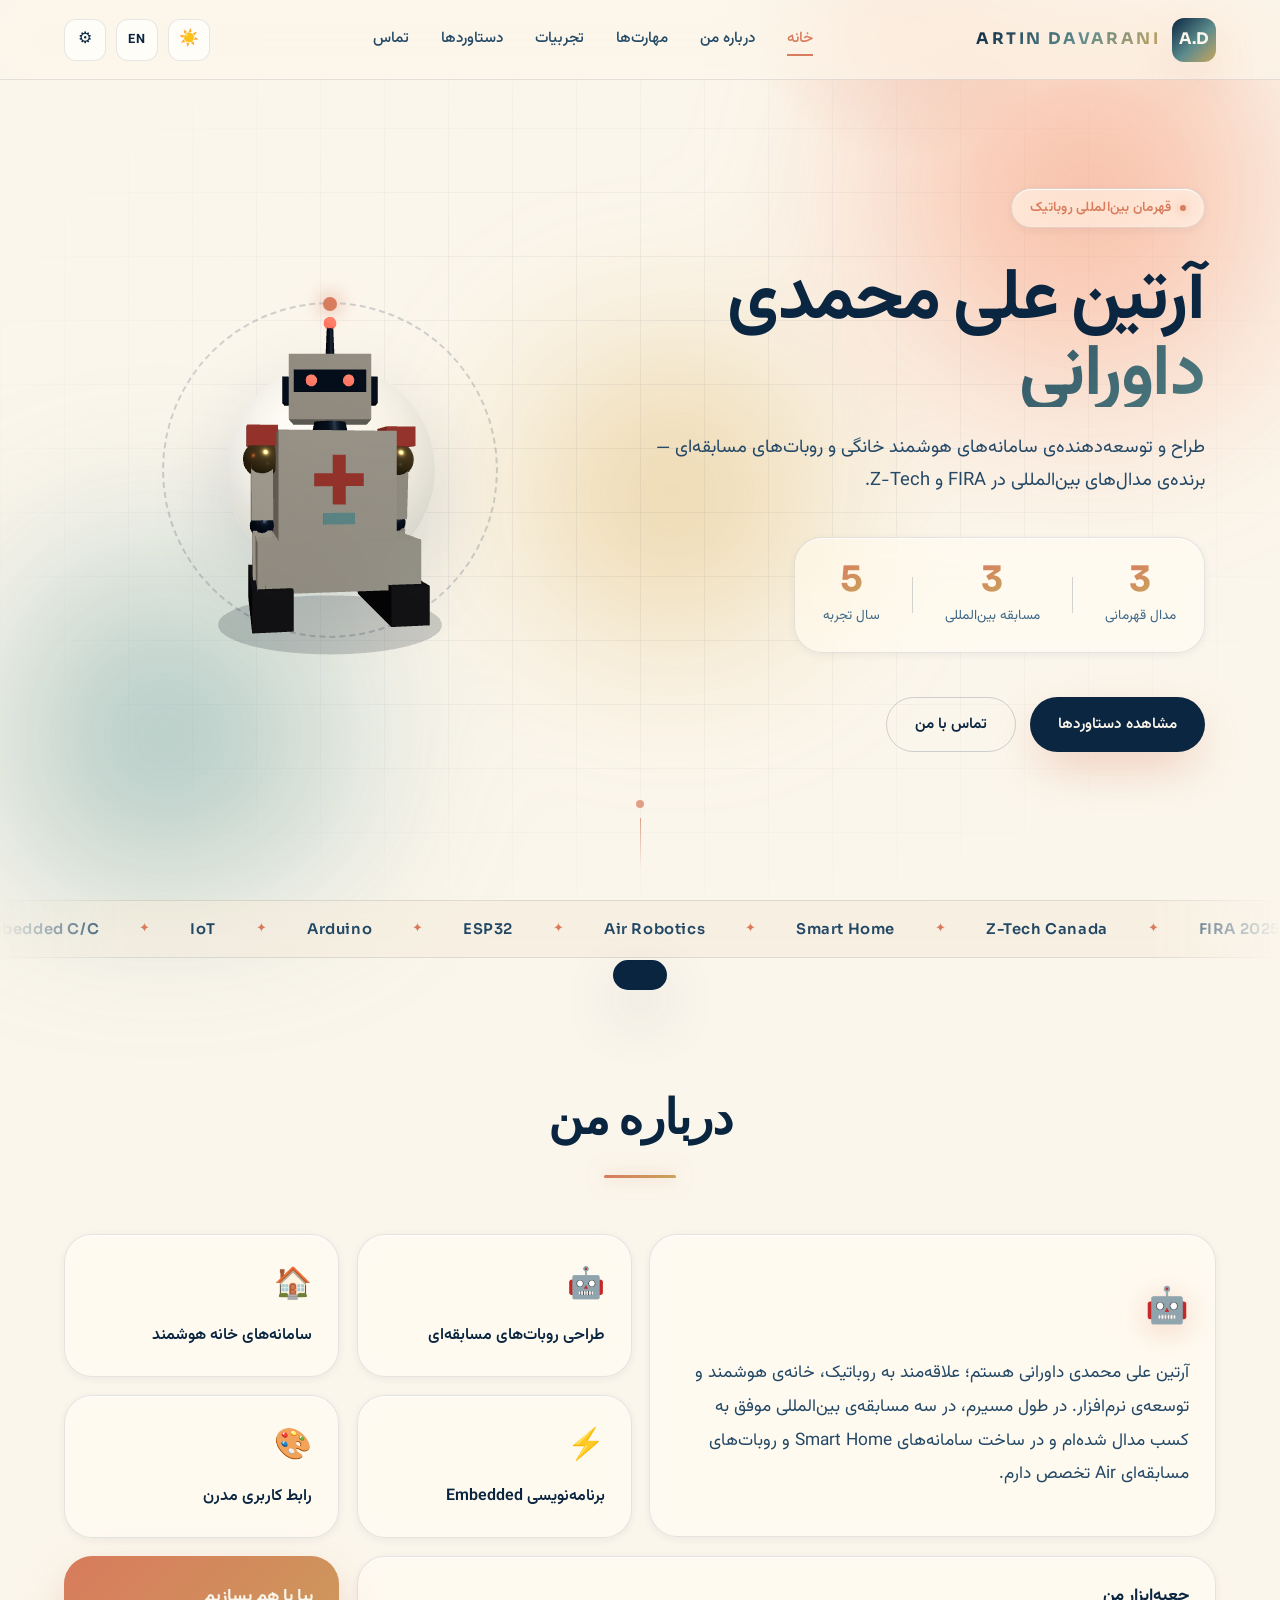
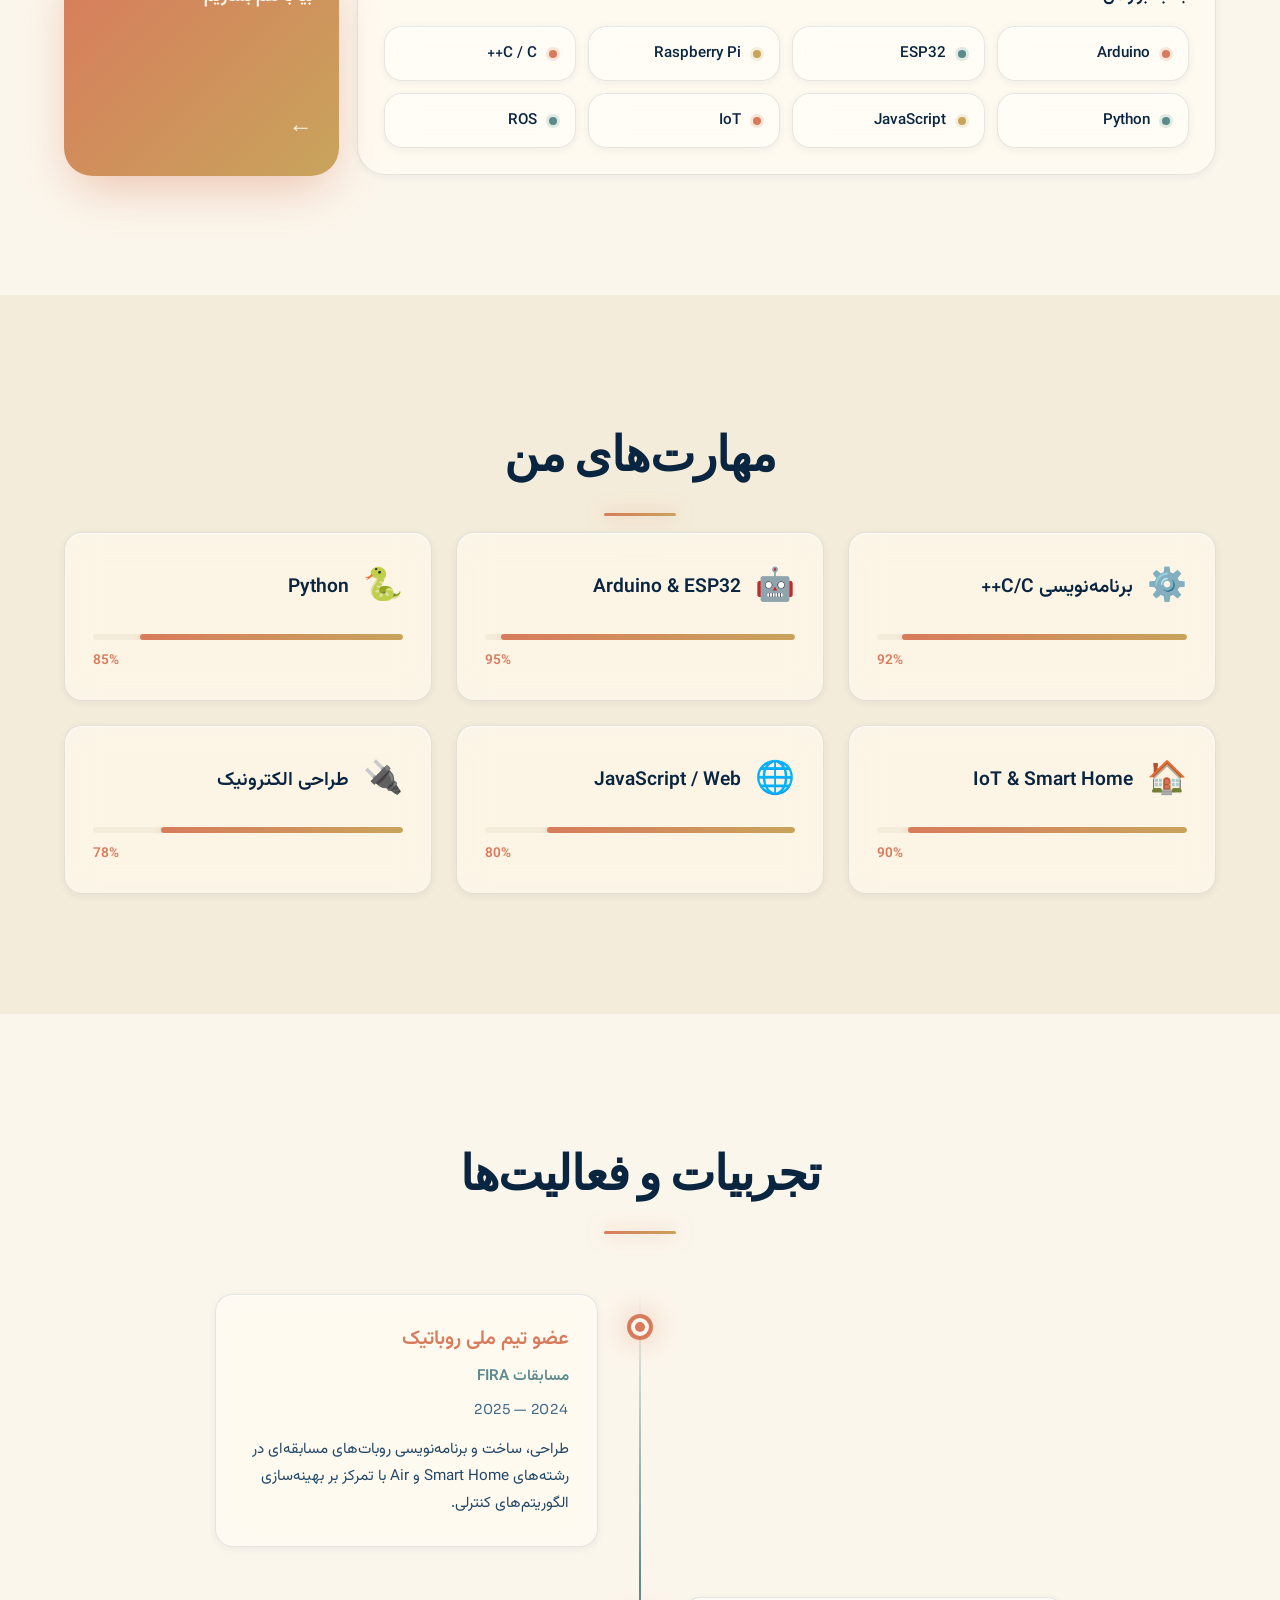
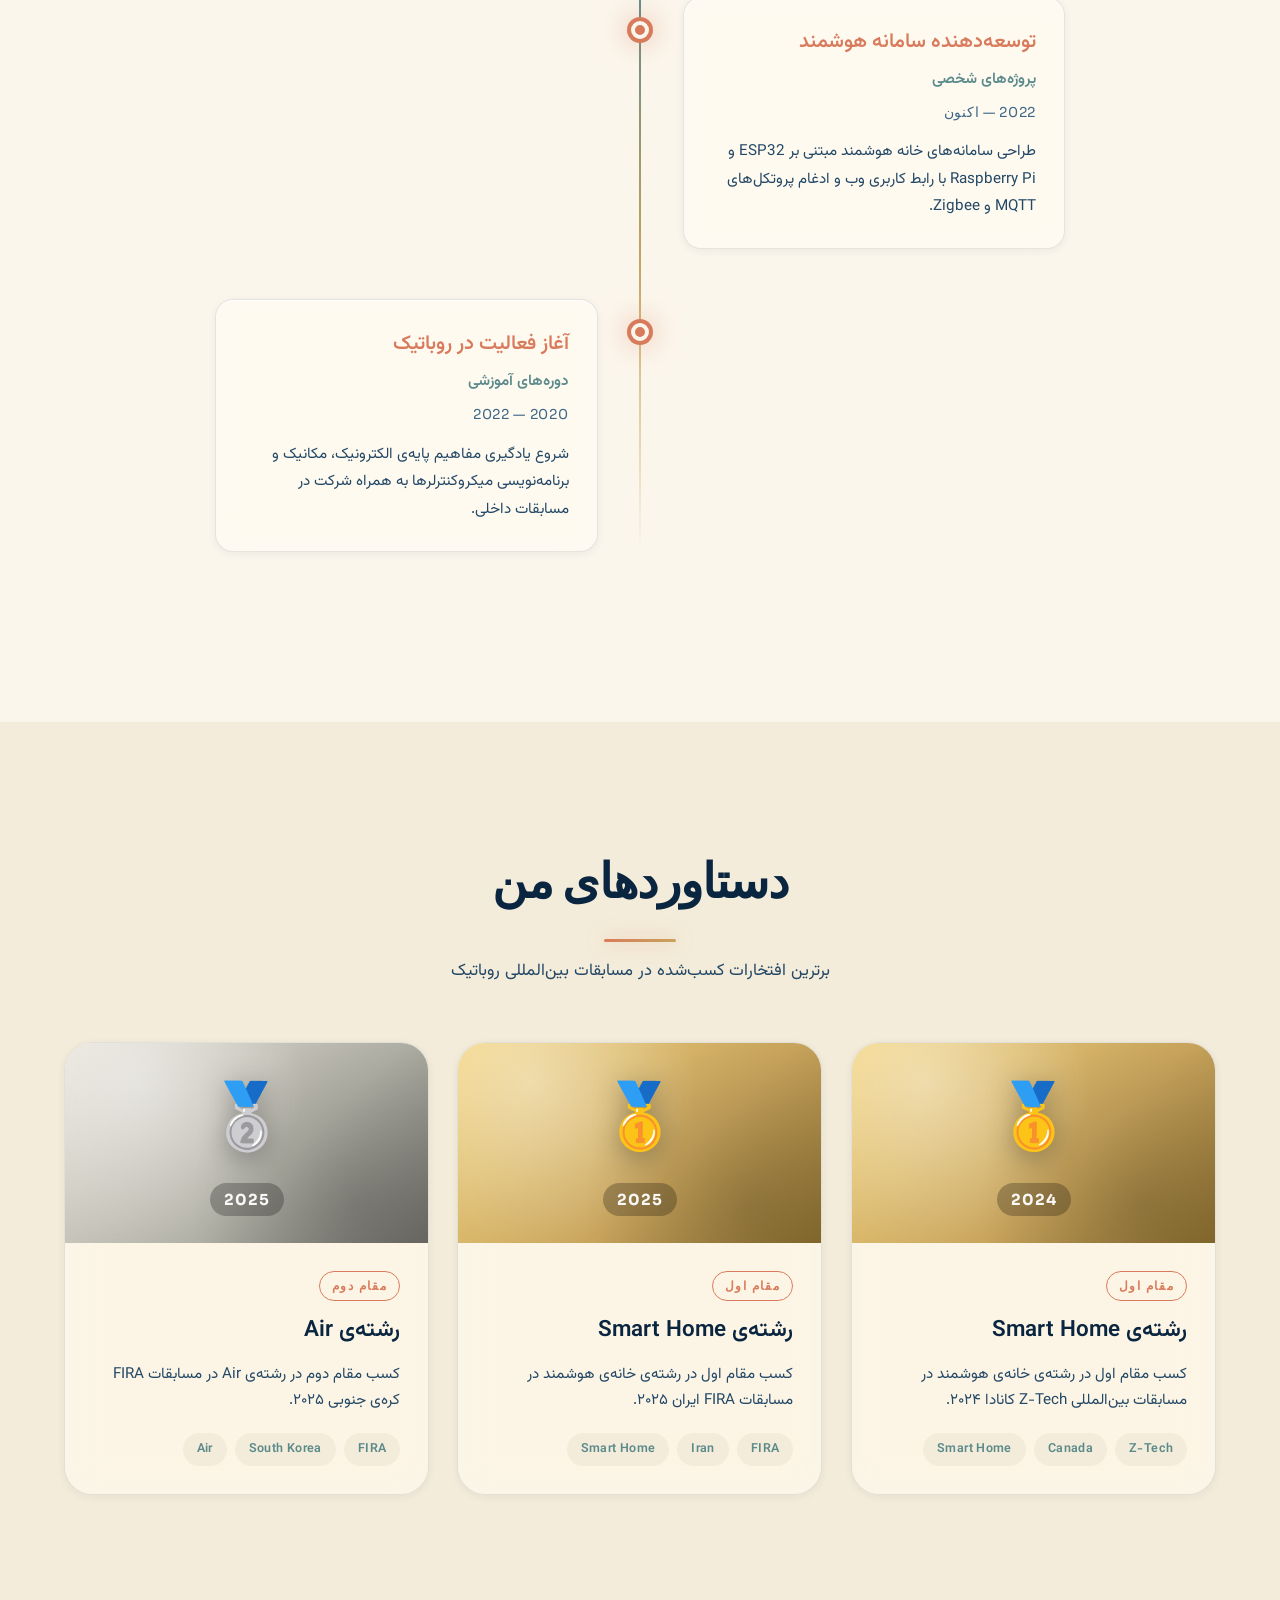
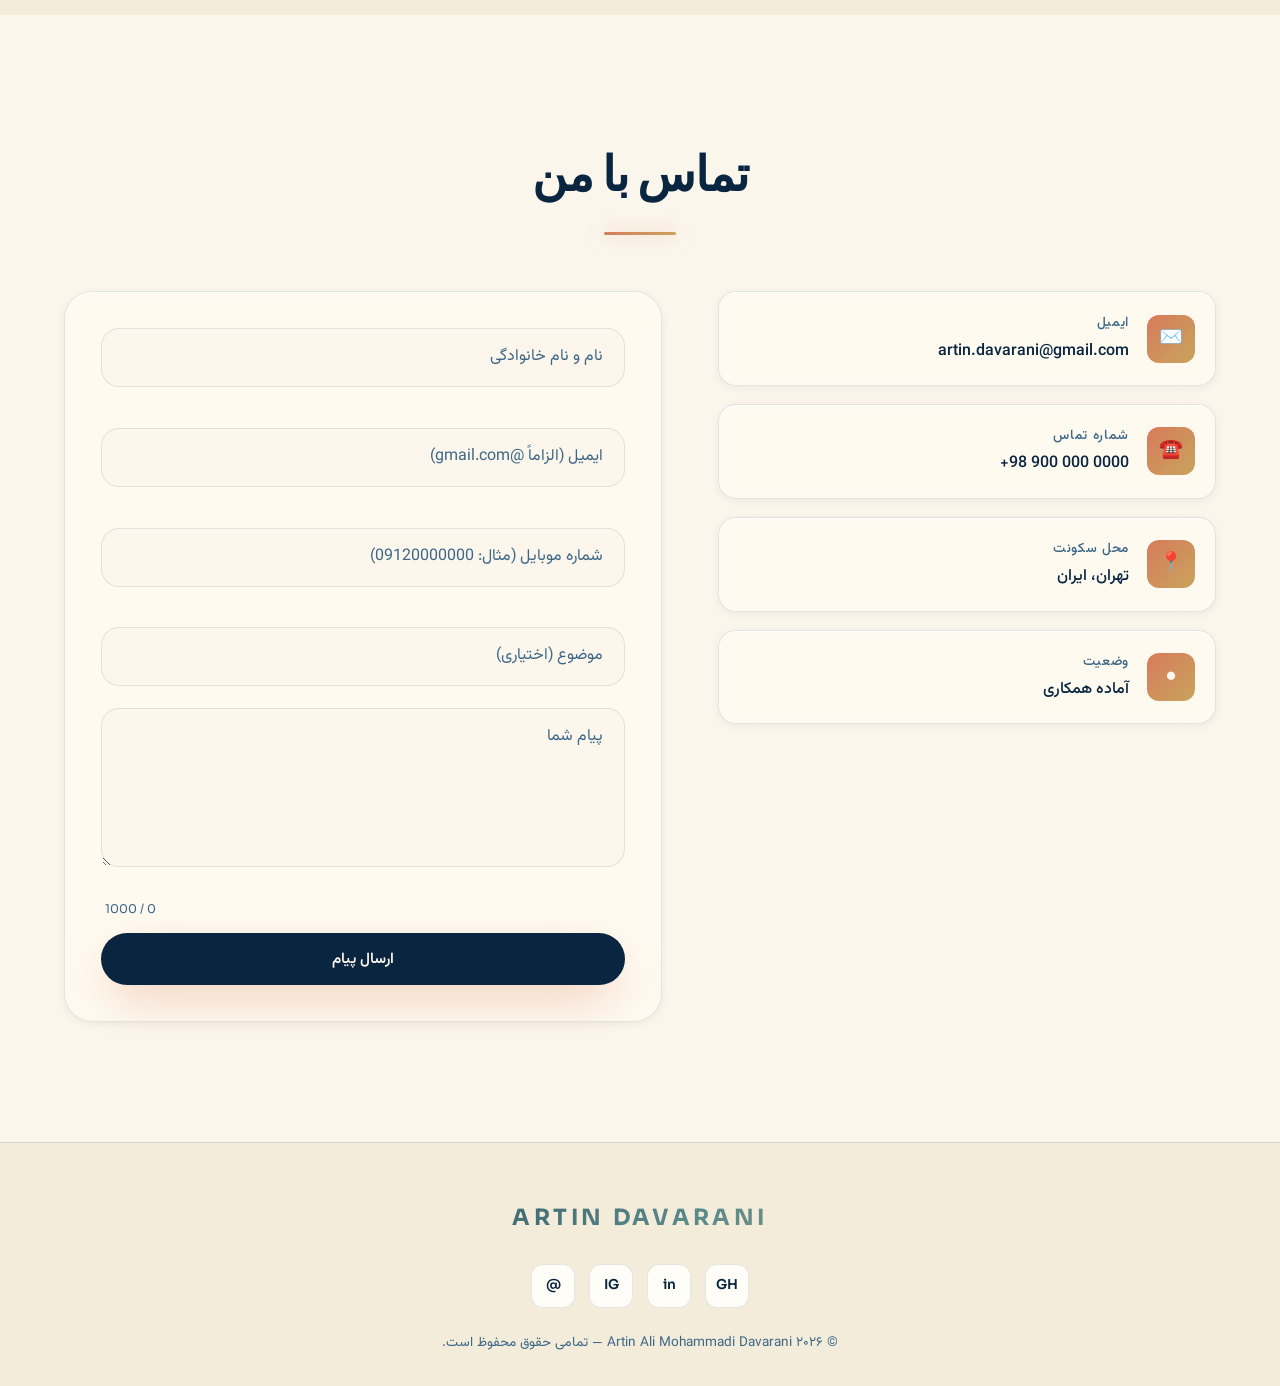
<file: index.html>
<!DOCTYPE html>
<html lang="fa" dir="rtl" data-theme="light">
<head>
    <meta charset="UTF-8">
    <meta name="viewport" content="width=device-width, initial-scale=1.0">
    <meta name="description" content="آرتین علی محمدی داورانی - قهرمان مسابقات بین‌المللی روباتیک و توسعه‌دهنده">
    <meta name="theme-color" content="#FBF6EC">
    <link rel="canonical" href="https://artinalimohammadi.ir/">
    <meta property="og:type" content="profile">
    <meta property="og:site_name" content="Artin Ali Mohammadi Davarani">
    <meta property="og:locale" content="fa_IR">
    <meta property="og:url" content="https://artinalimohammadi.ir/">
    <meta property="og:title" content="آرتین علی محمدی داورانی | پورتفولیو">
    <meta property="og:description" content="آرتین علی محمدی داورانی - قهرمان مسابقات بین‌المللی روباتیک و توسعه‌دهنده">
    <meta name="twitter:card" content="summary_large_image">
    <script type="application/ld+json">{"@context":"https://schema.org","@type":"Person","name":"آرتین علی محمدی داورانی","alternateName":["Artin Ali Mohammadi Davarani","Artin Alimohammadi"],"url":"https://artinalimohammadi.ir/","email":"artin.davarani@gmail.com","jobTitle":"Robotics Competitor & Developer"}</script>
    <title>Artin Ali Mohammadi Davarani | پورتفولیو</title>
    <!-- Apply saved theme BEFORE CSS loads (no light→dark flash) -->
    <script>
        try { document.documentElement.dataset.theme = localStorage.getItem('theme') || 'light'; } catch (e) {}
    </script>
    <link rel="preload" href="fonts/Vazirmatn-Regular.woff2" as="font" type="font/woff2" crossorigin>
    <link rel="stylesheet" href="style.css">
    <link rel="icon" href="data:image/svg+xml,<svg xmlns=%22http://www.w3.org/2000/svg%22 viewBox=%220 0 100 100%22><text y=%22.9em%22 font-size=%2290%22>🤖</text></svg>">

    <!-- Three.js (LOCAL — no external CDN, works without VPN) -->
    <script type="importmap">
    {
        "imports": {
            "three": "./vendor/three.module.js"
        }
    }
    </script>

    <!-- Independent failsafe: dismiss the loader even if the main module fails to load -->
    <script>
        (function () {
            function dismiss() {
                var l = document.getElementById('loader');
                if (l) l.classList.add('hidden');
            }
            window.addEventListener('load', dismiss);
            setTimeout(dismiss, 6000);
        })();
    </script>

    <!-- اگر فایل مستقیم (file://) باز شود، ماژول‌های ES و فونت‌ها را مرورگر بلاک می‌کند.
         به‌جای صفحه‌ی خراب، راهنمای اجرای درست نمایش داده می‌شود. -->
    <script>
        (function () {
            if (location.protocol !== 'file:') return;
            document.addEventListener('DOMContentLoaded', function () {
                var box = document.createElement('div');
                box.setAttribute('dir', 'rtl');
                box.style.cssText = 'position:fixed;inset:0;z-index:99999;display:flex;' +
                    'align-items:center;justify-content:center;padding:24px;' +
                    'background:#FBF6EC;color:#0F1820;font-family:Tahoma,sans-serif;text-align:center';
                box.innerHTML =
                    '<div style="max-width:520px;line-height:2.1">' +
                    '<div style="font-size:52px;margin-bottom:8px">🤖</div>' +
                    '<h2 style="margin-bottom:12px;font-size:22px">سایت را با فایل اجرا (START) باز کنید</h2>' +
                    '<p style="font-size:15px;margin-bottom:18px">مرورگرها به‌دلایل امنیتی اجازه نمی‌دهند این سایت با ' +
                    'دابل‌کلیک روی <code>index.html</code> کامل اجرا شود (فونت‌ها و مدل سه‌بعدی بارگذاری نمی‌شوند).</p>' +
                    '<div style="background:#fff;border:1px solid #d9d2c4;border-radius:14px;padding:16px 18px;font-size:15px">' +
                    '<b>ویندوز:</b> روی فایل <code>START.bat</code> دابل‌کلیک کنید.<br>' +
                    '<b>مک / لینوکس:</b> در ترمینال <code>bash start-mac-linux.sh</code> را اجرا کنید.' +
                    '</div>' +
                    '<p style="font-size:13px;opacity:.7;margin-top:16px">این پیام فقط در حالت باز کردن مستقیم فایل نمایش داده می‌شود.</p>' +
                    '</div>';
                document.body.appendChild(box);
            });
        })();
    </script>
</head>
<body>
    <!-- Loader -->
    <div id="loader" class="loader">
        <div class="loader-content">
            <div class="loader-ring"></div>
            <div class="loader-ring loader-ring-2"></div>
            <div class="loader-ring loader-ring-3"></div>
            <span class="loader-text">A.D</span>
        </div>
    </div>

    <!-- Scroll progress bar -->
    <div id="scroll-progress" class="scroll-progress"></div>

    <!-- Aurora gradient mesh (page-wide ambient) -->
    <div class="aurora" aria-hidden="true">
        <span class="aurora-blob aurora-blob-1"></span>
        <span class="aurora-blob aurora-blob-2"></span>
        <span class="aurora-blob aurora-blob-3"></span>
    </div>

    <!-- Cursor glow effect -->
    <div id="cursor-glow" class="cursor-glow"></div>

    <!-- Header -->
    <header class="header">
        <nav class="navbar container">
            <div class="logo">
                <span class="logo-mark">A.D</span>
                <span class="logo-text">ARTIN&nbsp;DAVARANI</span>
            </div>
            <ul class="nav-menu">
                <li><a href="#hero" data-i18n="home">خانه</a></li>
                <li><a href="#about" data-i18n="about">درباره من</a></li>
                <li><a href="#skills" data-i18n="skills">مهارت‌ها</a></li>
                <li><a href="#experience" data-i18n="experience">تجربیات</a></li>
                <li><a href="#achievements" data-i18n="achievements">دستاوردها</a></li>
                <li><a href="#contact" data-i18n="contact">تماس</a></li>
            </ul>
            <div class="nav-buttons">
                <button id="theme-toggle" class="icon-btn" aria-label="تغییر تم">
                    <span class="sun-icon">☀</span>
                    <span class="moon-icon">☾</span>
                </button>
                <button id="lang-toggle" class="icon-btn lang-btn" aria-label="تغییر زبان">EN</button>
                <button id="admin-btn" class="icon-btn" aria-label="پنل ادمین">⚙</button>
                <div class="menu-toggle">
                    <span></span>
                    <span></span>
                    <span></span>
                </div>
            </div>
        </nav>
    </header>

    <!-- Hero Section -->
    <section id="hero" class="hero">
        <div class="hero-grid"></div>
        <div class="container hero-container">
            <div class="hero-content">
                <span class="hero-eyebrow" data-i18n="heroEyebrow">قهرمان بین‌المللی روباتیک</span>
                <h1 class="hero-title">
                    <span class="hero-title-line" data-i18n="heroTitleLine1">آرتین علی محمدی</span>
                    <span class="hero-title-line gradient-text" data-i18n="heroTitleLine2">داورانی</span>
                </h1>
                <p class="hero-subtitle" data-i18n="heroSubtitle">طراح و توسعه‌دهنده‌ی سامانه‌های هوشمند خانگی و روبات‌های مسابقه‌ای — برنده‌ی مدال‌های بین‌المللی در FIRA و Z-Tech.</p>

                <div class="hero-stats">
                    <div class="stat-item">
                        <span class="stat-number" data-count="3">0</span>
                        <span class="stat-label" data-i18n="medals">مدال قهرمانی</span>
                    </div>
                    <div class="stat-divider"></div>
                    <div class="stat-item">
                        <span class="stat-number" data-count="3">0</span>
                        <span class="stat-label" data-i18n="competitions">مسابقه بین‌المللی</span>
                    </div>
                    <div class="stat-divider"></div>
                    <div class="stat-item">
                        <span class="stat-number" data-count="5">0</span>
                        <span class="stat-label" data-i18n="yearsExperience">سال تجربه</span>
                    </div>
                </div>

                <div class="hero-buttons">
                    <a href="#achievements" class="btn primary-btn magnetic" data-i18n="viewAchievements">مشاهده دستاوردها</a>
                    <a href="#contact" class="btn secondary-btn magnetic" data-i18n="getInTouch">تماس با من</a>
                </div>
            </div>
            <div class="hero-image">
                <div class="profile-stage">
                    <canvas id="hero-canvas" class="hero-canvas"></canvas>
                    <div class="profile-ring"></div>
                    <div class="profile-orb"></div>
                </div>
            </div>
        </div>
        <div class="scroll-indicator">
            <span class="scroll-dot"></span>
            <span class="scroll-line"></span>
        </div>
    </section>

    <!-- Marquee ticker -->
    <div class="marquee" aria-hidden="true">
        <div class="marquee-track">
            <span class="marquee-item">FIRA 2025</span><span class="marquee-dot">✦</span>
            <span class="marquee-item">Z-Tech Canada</span><span class="marquee-dot">✦</span>
            <span class="marquee-item">Smart Home</span><span class="marquee-dot">✦</span>
            <span class="marquee-item">Air Robotics</span><span class="marquee-dot">✦</span>
            <span class="marquee-item">ESP32</span><span class="marquee-dot">✦</span>
            <span class="marquee-item">Arduino</span><span class="marquee-dot">✦</span>
            <span class="marquee-item">IoT</span><span class="marquee-dot">✦</span>
            <span class="marquee-item">Embedded C/C++</span><span class="marquee-dot">✦</span>
            <span class="marquee-item">Python</span><span class="marquee-dot">✦</span>
            <span class="marquee-item">3× International Medals</span><span class="marquee-dot">✦</span>
            <span class="marquee-item">FIRA 2025</span><span class="marquee-dot">✦</span>
            <span class="marquee-item">Z-Tech Canada</span><span class="marquee-dot">✦</span>
            <span class="marquee-item">Smart Home</span><span class="marquee-dot">✦</span>
            <span class="marquee-item">Air Robotics</span><span class="marquee-dot">✦</span>
            <span class="marquee-item">ESP32</span><span class="marquee-dot">✦</span>
            <span class="marquee-item">Arduino</span><span class="marquee-dot">✦</span>
            <span class="marquee-item">IoT</span><span class="marquee-dot">✦</span>
            <span class="marquee-item">Embedded C/C++</span><span class="marquee-dot">✦</span>
            <span class="marquee-item">Python</span><span class="marquee-dot">✦</span>
            <span class="marquee-item">3× International Medals</span><span class="marquee-dot">✦</span>
        </div>
    </div>

    <!-- About Section -->
    <section id="about" class="about">
        <div class="container">
            <h2 class="section-title" data-i18n="aboutMe">درباره من</h2>
            <div class="bento-grid">
                <div class="bento-card bento-intro tilt">
                    <span class="bento-icon">🤖</span>
                    <p data-i18n="aboutDescription">آرتین علی محمدی داورانی هستم؛ علاقه‌مند به روباتیک، خانه‌ی هوشمند و توسعه‌ی نرم‌افزار. در طول مسیرم، در سه مسابقه‌ی بین‌المللی موفق به کسب مدال شده‌ام و در ساخت سامانه‌های Smart Home و روبات‌های مسابقه‌ای Air تخصص دارم.</p>
                </div>
                <div class="bento-card bento-highlight tilt">
                    <span class="highlight-icon">🤖</span>
                    <span data-i18n="highlight1">طراحی روبات‌های مسابقه‌ای</span>
                </div>
                <div class="bento-card bento-highlight tilt">
                    <span class="highlight-icon">🏠</span>
                    <span data-i18n="highlight2">سامانه‌های خانه هوشمند</span>
                </div>
                <div class="bento-card bento-highlight tilt">
                    <span class="highlight-icon">⚡</span>
                    <span data-i18n="highlight3">برنامه‌نویسی Embedded</span>
                </div>
                <div class="bento-card bento-highlight tilt">
                    <span class="highlight-icon">🎨</span>
                    <span data-i18n="highlight4">رابط کاربری مدرن</span>
                </div>
                <div class="bento-card bento-tech">
                    <h3 class="bento-card-title" data-i18n="techStackTitle">جعبه‌ابزار من</h3>
                    <div class="tech-stack">
                        <div class="tech-item">Arduino</div>
                        <div class="tech-item">ESP32</div>
                        <div class="tech-item">Raspberry Pi</div>
                        <div class="tech-item">C / C++</div>
                        <div class="tech-item">Python</div>
                        <div class="tech-item">JavaScript</div>
                        <div class="tech-item">IoT</div>
                        <div class="tech-item">ROS</div>
                    </div>
                </div>
                <a href="#contact" class="bento-card bento-cta tilt">
                    <span class="bento-cta-text" data-i18n="bentoCta">بیا با هم بسازیم</span>
                    <span class="bento-cta-arrow">←</span>
                </a>
            </div>
        </div>
    </section>

    <!-- Skills Section -->
    <section id="skills" class="skills">
        <div class="container">
            <h2 class="section-title" data-i18n="mySkills">مهارت‌های من</h2>
            <div class="skills-grid" id="skills-container">
                <!-- Skills will be dynamically loaded here -->
            </div>
        </div>
    </section>

    <!-- Experience Section -->
    <section id="experience" class="experience">
        <div class="container">
            <h2 class="section-title" data-i18n="workExperience">تجربیات و فعالیت‌ها</h2>
            <div class="timeline">
                <div class="timeline-item">
                    <div class="timeline-marker"></div>
                    <div class="timeline-content">
                        <h3 class="timeline-title" data-i18n="exp1Title">عضو تیم ملی روباتیک</h3>
                        <div class="timeline-company" data-i18n="exp1Org">مسابقات FIRA</div>
                        <div class="timeline-date">2024 — 2025</div>
                        <p class="timeline-description" data-i18n="expDesc1">طراحی، ساخت و برنامه‌نویسی روبات‌های مسابقه‌ای در رشته‌های Smart Home و Air با تمرکز بر بهینه‌سازی الگوریتم‌های کنترلی.</p>
                    </div>
                </div>
                <div class="timeline-item">
                    <div class="timeline-marker"></div>
                    <div class="timeline-content">
                        <h3 class="timeline-title" data-i18n="exp2Title">توسعه‌دهنده سامانه هوشمند</h3>
                        <div class="timeline-company" data-i18n="exp2Org">پروژه‌های شخصی</div>
                        <div class="timeline-date">2022 — اکنون</div>
                        <p class="timeline-description" data-i18n="expDesc2">طراحی سامانه‌های خانه هوشمند مبتنی بر ESP32 و Raspberry Pi با رابط کاربری وب و ادغام پروتکل‌های MQTT و Zigbee.</p>
                    </div>
                </div>
                <div class="timeline-item">
                    <div class="timeline-marker"></div>
                    <div class="timeline-content">
                        <h3 class="timeline-title" data-i18n="exp3Title">آغاز فعالیت در روباتیک</h3>
                        <div class="timeline-company" data-i18n="exp3Org">دوره‌های آموزشی</div>
                        <div class="timeline-date">2020 — 2022</div>
                        <p class="timeline-description" data-i18n="expDesc3">شروع یادگیری مفاهیم پایه‌ی الکترونیک، مکانیک و برنامه‌نویسی میکروکنترلرها به همراه شرکت در مسابقات داخلی.</p>
                    </div>
                </div>
            </div>
        </div>
    </section>

    <!-- Achievements Section -->
    <section id="achievements" class="achievements">
        <div class="container">
            <h2 class="section-title" data-i18n="myAchievements">دستاوردهای من</h2>
            <p class="section-subtitle" data-i18n="achievementsSubtitle">برترین افتخارات کسب‌شده در مسابقات بین‌المللی روباتیک</p>
            <div class="achievements-grid">

                <article class="achievement-card tilt" data-rank="1">
                    <div class="achievement-glow"></div>
                    <div class="achievement-image">
                        <div class="achievement-placeholder rank-gold">
                            <span class="medal-icon">🥇</span>
                            <span class="achievement-year">2024</span>
                        </div>
                    </div>
                    <div class="achievement-content">
                        <div class="achievement-rank" data-i18n="rankFirst">مقام اول</div>
                        <h3 class="achievement-title" data-i18n="ach1Title">رشته‌ی Smart Home</h3>
                        <p class="achievement-description" data-i18n="ach1Desc">کسب مقام اول در رشته‌ی خانه‌ی هوشمند در مسابقات بین‌المللی Z-Tech کانادا ۲۰۲۴.</p>
                        <div class="achievement-tags">
                            <span class="tag">Z-Tech</span>
                            <span class="tag">Canada</span>
                            <span class="tag">Smart Home</span>
                        </div>
                    </div>
                </article>

                <article class="achievement-card tilt" data-rank="1">
                    <div class="achievement-glow"></div>
                    <div class="achievement-image">
                        <div class="achievement-placeholder rank-gold">
                            <span class="medal-icon">🥇</span>
                            <span class="achievement-year">2025</span>
                        </div>
                    </div>
                    <div class="achievement-content">
                        <div class="achievement-rank" data-i18n="rankFirst">مقام اول</div>
                        <h3 class="achievement-title" data-i18n="ach2Title">رشته‌ی Smart Home</h3>
                        <p class="achievement-description" data-i18n="ach2Desc">کسب مقام اول در رشته‌ی خانه‌ی هوشمند در مسابقات FIRA ایران ۲۰۲۵.</p>
                        <div class="achievement-tags">
                            <span class="tag">FIRA</span>
                            <span class="tag">Iran</span>
                            <span class="tag">Smart Home</span>
                        </div>
                    </div>
                </article>

                <article class="achievement-card tilt" data-rank="2">
                    <div class="achievement-glow"></div>
                    <div class="achievement-image">
                        <div class="achievement-placeholder rank-silver">
                            <span class="medal-icon">🥈</span>
                            <span class="achievement-year">2025</span>
                        </div>
                    </div>
                    <div class="achievement-content">
                        <div class="achievement-rank" data-i18n="rankSecond">مقام دوم</div>
                        <h3 class="achievement-title" data-i18n="ach3Title">رشته‌ی Air</h3>
                        <p class="achievement-description" data-i18n="ach3Desc">کسب مقام دوم در رشته‌ی Air در مسابقات FIRA کره‌ی جنوبی ۲۰۲۵.</p>
                        <div class="achievement-tags">
                            <span class="tag">FIRA</span>
                            <span class="tag">South Korea</span>
                            <span class="tag">Air</span>
                        </div>
                    </div>
                </article>

            </div>
        </div>
    </section>

    <!-- Contact Section -->
    <section id="contact" class="contact">
        <div class="container">
            <h2 class="section-title" data-i18n="getInTouch">تماس با من</h2>
            <div class="contact-content">
                <div class="contact-info">
                    <div class="contact-item">
                        <div class="contact-icon">✉</div>
                        <div class="contact-details">
                            <h3 data-i18n="email">ایمیل</h3>
                            <p><a href="mailto:artin.davarani@gmail.com">artin.davarani@gmail.com</a></p>
                        </div>
                    </div>
                    <div class="contact-item">
                        <div class="contact-icon">☎</div>
                        <div class="contact-details">
                            <h3 data-i18n="phone">شماره تماس</h3>
                            <p dir="ltr"><a href="tel:+989000000000">+98 900 000 0000</a></p>
                        </div>
                    </div>
                    <div class="contact-item">
                        <div class="contact-icon">📍</div>
                        <div class="contact-details">
                            <h3 data-i18n="location">محل سکونت</h3>
                            <p data-i18n="city">تهران، ایران</p>
                        </div>
                    </div>
                    <div class="contact-item">
                        <div class="contact-icon">●</div>
                        <div class="contact-details">
                            <h3 data-i18n="availability">وضعیت</h3>
                            <p data-i18n="availableForWork">آماده همکاری</p>
                        </div>
                    </div>
                </div>
                <form class="contact-form" id="contact-form" novalidate>
                    <div class="form-group">
                        <input type="text" id="name" name="name" required placeholder=" " minlength="2" maxlength="60" autocomplete="name">
                        <label for="name" data-i18n="nameLabel">نام و نام خانوادگی</label>
                        <span class="form-error" data-error-for="name"></span>
                    </div>
                    <div class="form-group">
                        <input type="email" id="email" name="email" required placeholder=" " pattern="^[a-zA-Z0-9._%+\-]+@gmail\.com$" autocomplete="email" inputmode="email">
                        <label for="email" data-i18n="emailLabel">ایمیل (الزاماً @gmail.com)</label>
                        <span class="form-error" data-error-for="email"></span>
                    </div>
                    <div class="form-group">
                        <input type="tel" id="phone" name="phone" required placeholder=" " pattern="^(\+?98|0)?9\d{9}$" autocomplete="tel" inputmode="numeric" dir="ltr">
                        <label for="phone" data-i18n="phoneLabel">شماره موبایل (مثال: 09120000000)</label>
                        <span class="form-error" data-error-for="phone"></span>
                    </div>
                    <div class="form-group">
                        <input type="text" id="subject" name="subject" placeholder=" " maxlength="80">
                        <label for="subject" data-i18n="subjectLabel">موضوع (اختیاری)</label>
                    </div>
                    <div class="form-group">
                        <textarea id="message" name="message" rows="5" required placeholder=" " minlength="10" maxlength="1000"></textarea>
                        <label for="message" data-i18n="messageLabel">پیام شما</label>
                        <span class="form-error" data-error-for="message"></span>
                        <span class="form-counter" id="message-counter">0 / 1000</span>
                    </div>
                    <button type="submit" class="btn primary-btn magnetic" data-i18n="sendMessage">
                        <span class="btn-label">ارسال پیام</span>
                        <span class="btn-arrow">←</span>
                    </button>
                </form>
            </div>
        </div>
    </section>

    <!-- Footer -->
    <footer class="footer">
        <div class="container">
            <div class="footer-content">
                <div class="footer-logo">ARTIN&nbsp;DAVARANI</div>
                <div class="footer-social">
                    <a href="#" aria-label="GitHub" class="social-link">GH</a>
                    <a href="#" aria-label="LinkedIn" class="social-link">in</a>
                    <a href="#" aria-label="Instagram" class="social-link">IG</a>
                    <a href="mailto:artin.davarani@gmail.com" aria-label="Email" class="social-link">@</a>
                </div>
                <div class="footer-copyright">
                    <p data-i18n="copyright">© ۲۰۲۶ Artin Ali Mohammadi Davarani — تمامی حقوق محفوظ است.</p>
                </div>
            </div>
        </div>
    </footer>

    <!-- Back to top -->
    <button id="back-to-top" class="back-to-top" aria-label="بازگشت به بالا">↑</button>

    <!-- Toast Notification -->
    <div id="toast" class="toast">
        <span id="toast-message"></span>
    </div>

    <script type="module" src="script.js"></script>
</body>
</html>
</file>
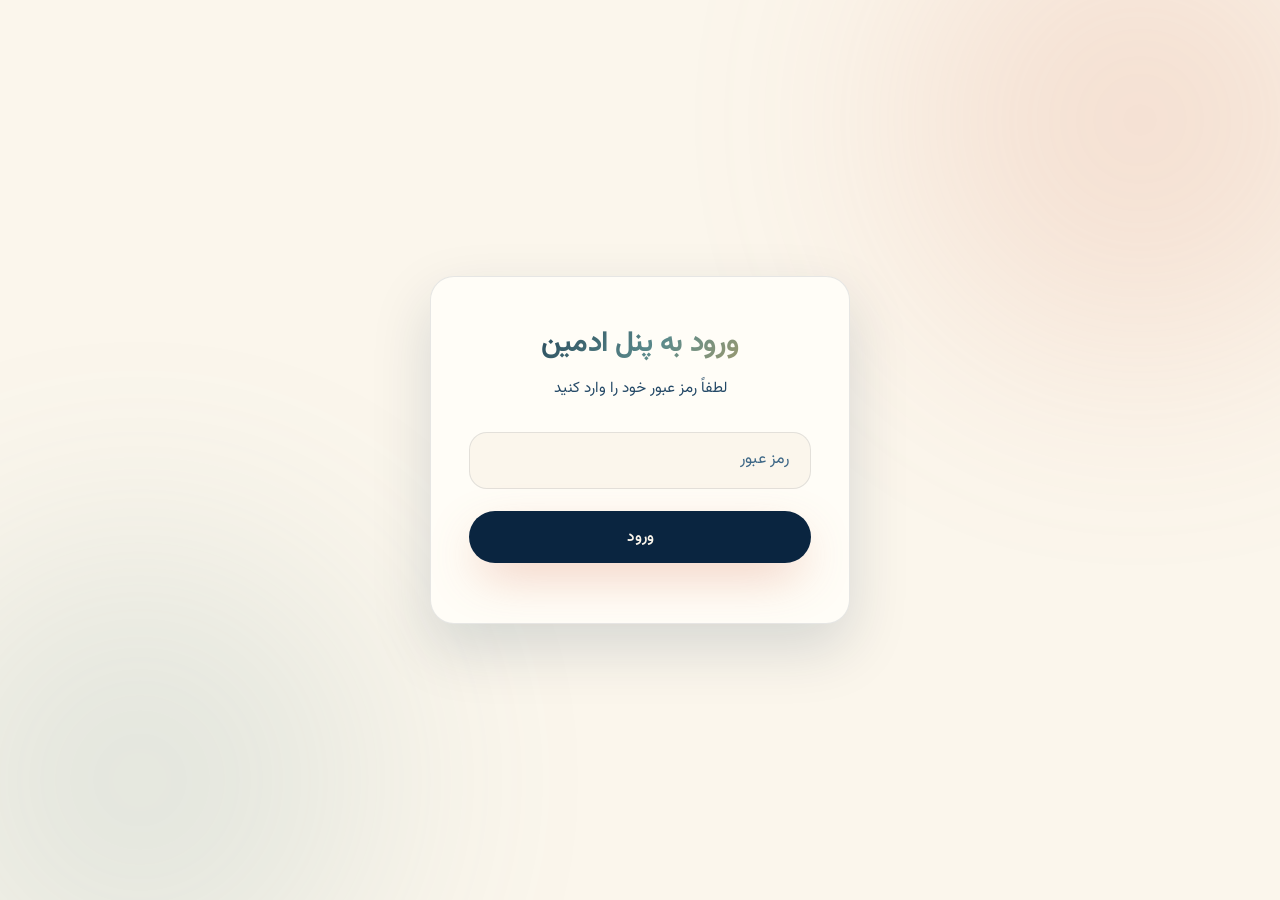
<file: admin.html>
<!DOCTYPE html>
<html lang="fa" dir="rtl">
<head>
    <meta charset="UTF-8">
    <meta name="viewport" content="width=device-width, initial-scale=1.0">
    <title>پنل ادمین - Artin.dev</title>
    <link rel="preload" href="fonts/Vazirmatn-Regular.woff2" as="font" type="font/woff2" crossorigin>
    <link rel="stylesheet" href="admin.css">
</head>
<body>
    <!-- Login Screen -->
    <div id="login-screen" class="login-screen">
        <div class="login-container">
            <div class="login-header">
                <h1>ورود به پنل ادمین</h1>
                <p>لطفاً رمز عبور خود را وارد کنید</p>
            </div>
            <form id="login-form" class="login-form">
                <div class="form-group">
                    <input type="password" id="password" required placeholder="رمز عبور">
                    <label for="password">رمز عبور</label>
                </div>
                <button type="submit" class="btn primary-btn">ورود</button>
            </form>
            <div id="login-error" class="error-message"></div>
        </div>
    </div>

    <!-- Main Dashboard -->
    <div id="dashboard" class="dashboard hidden">
        <!-- Sidebar -->
        <aside class="sidebar">
            <div class="sidebar-header">
                <h2>پنل ادمین</h2>
            </div>
            <nav class="sidebar-nav">
                <ul>
                    <li><a href="#" class="nav-link active" data-view="overview">خلاصه</a></li>
                    <li><a href="#" class="nav-link" data-view="messages">پیام‌ها</a></li>
                    <li><a href="#" class="nav-link" data-view="skills">مهارت‌ها</a></li>
                    <li><a href="#" class="nav-link" data-view="settings">تنظیمات</a></li>
                    <li><a href="#" class="nav-link" id="logout-btn">خروج</a></li>
                </ul>
            </nav>
        </aside>

        <!-- Main Content -->
        <main class="main-content">
            <!-- Overview View -->
            <div id="overview-view" class="view active">
                <div class="view-header">
                    <h1>خلاصه فعالیت‌ها</h1>
                </div>
                <div class="stats-grid">
                    <div class="stat-card">
                        <div class="stat-icon">👁️</div>
                        <div class="stat-info">
                            <h3>بازدیدها</h3>
                            <p id="visit-count">0</p>
                        </div>
                    </div>
                    <div class="stat-card">
                        <div class="stat-icon">✉️</div>
                        <div class="stat-info">
                            <h3>پیام‌ها</h3>
                            <p id="message-count">0</p>
                        </div>
                    </div>
                    <div class="stat-card">
                        <div class="stat-icon">✅</div>
                        <div class="stat-info">
                            <h3>پیام‌های خوانده شده</h3>
                            <p id="read-message-count">0</p>
                        </div>
                    </div>
                    <div class="stat-card">
                        <div class="stat-icon">⏰</div>
                        <div class="stat-info">
                            <h3>آخرین بازدید</h3>
                            <p id="last-visit">--:--</p>
                        </div>
                    </div>
                </div>
            </div>

            <!-- Messages View -->
            <div id="messages-view" class="view hidden">
                <div class="view-header">
                    <h1>پیام‌های دریافتی</h1>
                </div>
                <div class="messages-list" id="messages-container">
                    <!-- Messages will be loaded here -->
                </div>
            </div>

            <!-- Skills View -->
            <div id="skills-view" class="view hidden">
                <div class="view-header">
                    <h1>مدیریت مهارت‌ها</h1>
                    <button id="add-skill-btn" class="btn secondary-btn">افزودن مهارت</button>
                </div>
                <div class="skills-list" id="admin-skills-container">
                    <!-- Skills will be loaded here -->
                </div>
            </div>

            <!-- Settings View -->
            <div id="settings-view" class="view hidden">
                <div class="view-header">
                    <h1>تنظیمات</h1>
                </div>
                <div class="settings-section">
                    <h2>تغییر رمز عبور</h2>
                    <form id="change-password-form">
                        <div class="form-group">
                            <input type="password" id="current-password" required placeholder=" ">
                            <label for="current-password">رمز عبور فعلی</label>
                        </div>
                        <div class="form-group">
                            <input type="password" id="new-password" required placeholder=" ">
                            <label for="new-password">رمز عبور جدید</label>
                        </div>
                        <div class="form-group">
                            <input type="password" id="confirm-password" required placeholder=" ">
                            <label for="confirm-password">تأیید رمز عبور جدید</label>
                        </div>
                        <button type="submit" class="btn primary-btn">تغییر رمز عبور</button>
                    </form>
                </div>
                <div class="settings-section">
                    <h2>تنظیمات ظاهری</h2>
                    <div class="setting-item">
                        <label for="dark-mode-toggle">حالت تیره</label>
                        <div class="toggle-switch">
                            <input type="checkbox" id="dark-mode-toggle" checked>
                            <label for="dark-mode-toggle" class="toggle-slider"></label>
                        </div>
                    </div>
                </div>
            </div>
        </main>
    </div>

    <!-- Toast Notification -->
    <div id="admin-toast" class="toast">
        <span id="admin-toast-message"></span>
    </div>

    <script src="admin.js"></script>
</body>
</html>
</file>
<file: style.css>
/* ============================================================
   ARTIN DAVARANI — PORTFOLIO 2026
   Palette:
     • Bone / Ivory base
     • Petrol Blue (آبی نفتی تیره)
     • Accents: Terracotta · Sage Teal · Antique Gold
   ============================================================ */

/* ============================================================
   Fonts — 100% LOCAL (in ./fonts/). No external CDN, no VPN needed.
   ============================================================ */
@font-face { font-family: 'Vazirmatn'; font-style: normal; font-weight: 300; font-display: swap;
    src: url('./fonts/Vazirmatn-Light.woff2') format('woff2'); }
@font-face { font-family: 'Vazirmatn'; font-style: normal; font-weight: 400; font-display: swap;
    src: url('./fonts/Vazirmatn-Regular.woff2') format('woff2'); }
@font-face { font-family: 'Vazirmatn'; font-style: normal; font-weight: 500; font-display: swap;
    src: url('./fonts/Vazirmatn-Medium.woff2') format('woff2'); }
@font-face { font-family: 'Vazirmatn'; font-style: normal; font-weight: 600; font-display: swap;
    src: url('./fonts/Vazirmatn-SemiBold.woff2') format('woff2'); }
@font-face { font-family: 'Vazirmatn'; font-style: normal; font-weight: 700; font-display: swap;
    src: url('./fonts/Vazirmatn-Bold.woff2') format('woff2'); }
@font-face { font-family: 'Vazirmatn'; font-style: normal; font-weight: 800; font-display: swap;
    src: url('./fonts/Vazirmatn-ExtraBold.woff2') format('woff2'); }

@font-face { font-family: 'Sora'; font-style: normal; font-weight: 400; font-display: swap;
    src: url('./fonts/Sora-Regular.woff2') format('woff2'); }
@font-face { font-family: 'Sora'; font-style: normal; font-weight: 600; font-display: swap;
    src: url('./fonts/Sora-SemiBold.woff2') format('woff2'); }
@font-face { font-family: 'Sora'; font-style: normal; font-weight: 700; font-display: swap;
    src: url('./fonts/Sora-Bold.woff2') format('woff2'); }

:root {
    /* ---- Brand palette ---- */
    --bone-100: #FBF6EC;
    --bone-200: #F4ECDA;
    --bone-300: #E8DCC1;
    --bone-400: #D8C8A6;

    --petrol-900: #061826;
    --petrol-800: #0A2540;
    --petrol-700: #143352;
    --petrol-600: #234866;
    --petrol-500: #3D6786;

    --accent-terracotta: #D87B5C;   /* warm */
    --accent-teal: #5B8A8B;         /* cool */
    --accent-gold: #C8A45C;         /* highlight */

    --soft-coral: #FF9776;
    --soft-mint: #76C8C0;
    --soft-saffron: #E5B962;

    /* ---- Semantic tokens (LIGHT — default) ---- */
    --bg: var(--bone-100);
    --bg-elevated: var(--bone-200);
    --surface: #FFFDF7;
    --surface-strong: #FFFFFFCC;

    --text: var(--petrol-800);
    --text-soft: var(--petrol-600);
    --text-faint: var(--petrol-500);

    --border: rgba(10, 37, 64, 0.10);
    --border-strong: rgba(10, 37, 64, 0.18);

    --accent-1: var(--accent-terracotta);
    --accent-2: var(--accent-teal);
    --accent-3: var(--accent-gold);

    --shadow-sm: 0 2px 8px rgba(10, 37, 64, 0.06);
    --shadow-md: 0 10px 30px rgba(10, 37, 64, 0.10);
    --shadow-lg: 0 24px 60px rgba(10, 37, 64, 0.15);
    --shadow-accent: 0 18px 50px -10px rgba(216, 123, 92, 0.45);

    --grad-brand: linear-gradient(135deg, var(--petrol-800) 0%, var(--accent-teal) 55%, var(--accent-gold) 100%);
    --grad-warm: linear-gradient(135deg, var(--accent-terracotta), var(--accent-gold));

    --radius-sm: 10px;
    --radius-md: 18px;
    --radius-lg: 28px;
    --radius-pill: 999px;

    --ease: cubic-bezier(0.22, 1, 0.36, 1);
    --t-fast: 180ms var(--ease);
    --t-base: 320ms var(--ease);
    --t-slow: 600ms var(--ease);

    --content-max: 1200px;
    --header-height: 80px;
}

/* ---- Semantic tokens (DARK) ---- */
[data-theme="dark"] {
    --bg: var(--petrol-900);
    --bg-elevated: var(--petrol-800);
    --surface: var(--bone-200);
    --surface-strong: rgba(244, 236, 218, 0.95);

    --text: var(--petrol-800);            /* card text (dark on bone cards) */
    --text-soft: var(--petrol-700);
    --text-faint: var(--petrol-600);

    --border: rgba(244, 236, 218, 0.14);
    --border-strong: rgba(244, 236, 218, 0.25);

    --accent-1: var(--soft-coral);
    --accent-2: var(--soft-mint);
    --accent-3: var(--soft-saffron);

    --shadow-sm: 0 2px 10px rgba(0, 0, 0, 0.4);
    --shadow-md: 0 12px 36px rgba(0, 0, 0, 0.45);
    --shadow-lg: 0 28px 70px rgba(0, 0, 0, 0.55);
    --shadow-accent: 0 18px 50px -10px rgba(255, 151, 118, 0.45);

    --grad-brand: linear-gradient(135deg, var(--soft-mint) 0%, var(--soft-saffron) 50%, var(--soft-coral) 100%);
    --grad-warm: linear-gradient(135deg, var(--soft-coral), var(--soft-saffron));
}

/* ============================================================
   2026 Visual Layer — aurora mesh, noise grain, scroll progress
   ============================================================ */

/* Scroll progress bar (top, gradient) */
.scroll-progress {
    position: fixed;
    top: 0; left: 0;
    height: 3px;
    width: var(--scroll, 0%);
    background: linear-gradient(90deg, var(--accent-1), var(--accent-2), var(--accent-3));
    z-index: 9998;
    box-shadow: 0 0 12px color-mix(in srgb, var(--accent-1) 50%, transparent);
    transition: width 0.08s linear;
}

/* Aurora gradient mesh (animated blobs behind everything) */
.aurora {
    position: fixed;
    inset: 0;
    z-index: 0;
    pointer-events: none;
    overflow: hidden;
    filter: blur(80px) saturate(140%);
    opacity: 0.55;
}

[data-theme="dark"] .aurora { opacity: 0.5; }

.aurora-blob {
    position: absolute;
    border-radius: 50%;
    will-change: transform;
}

.aurora-blob-1 {
    width: 50vw; height: 50vw;
    background: radial-gradient(circle, var(--accent-1), transparent 65%);
    top: -10vw; right: -10vw;
    animation: blobDrift1 22s ease-in-out infinite alternate;
}
.aurora-blob-2 {
    width: 45vw; height: 45vw;
    background: radial-gradient(circle, var(--accent-2), transparent 65%);
    bottom: -10vw; left: -10vw;
    animation: blobDrift2 26s ease-in-out infinite alternate;
}
.aurora-blob-3 {
    width: 35vw; height: 35vw;
    background: radial-gradient(circle, var(--accent-3), transparent 65%);
    top: 30%; left: 35%;
    animation: blobDrift3 30s ease-in-out infinite alternate;
}

@keyframes blobDrift1 {
    0%   { transform: translate(0, 0) scale(1); }
    100% { transform: translate(-10vw, 12vw) scale(1.15); }
}
@keyframes blobDrift2 {
    0%   { transform: translate(0, 0) scale(1); }
    100% { transform: translate(12vw, -10vw) scale(1.2); }
}
@keyframes blobDrift3 {
    0%   { transform: translate(0, 0) scale(0.9); }
    100% { transform: translate(8vw, -6vw) scale(1.1); }
}

/* Subtle noise grain on body */
body::before {
    content: '';
    position: fixed;
    inset: 0;
    pointer-events: none;
    z-index: 9997;
    opacity: 0.045;
    mix-blend-mode: overlay;
    background-image: url("data:image/svg+xml;utf8,<svg viewBox='0 0 200 200' xmlns='http://www.w3.org/2000/svg'><filter id='n'><feTurbulence type='fractalNoise' baseFrequency='0.9' numOctaves='3' stitchTiles='stitch'/></filter><rect width='100%25' height='100%25' filter='url(%23n)'/></svg>");
    background-size: 200px 200px;
}

[data-theme="dark"] body::before { opacity: 0.07; mix-blend-mode: screen; }

/* 3D tilt utility — initialized by JS */
.tilt {
    transform-style: preserve-3d;
    will-change: transform;
    transition: transform 0.25s var(--ease);
}

/* Magnetic button — JS-driven offset */
.magnetic {
    will-change: transform;
    transition: transform 0.25s var(--ease), box-shadow var(--t-base);
}

/* ============================================================
   Reset & Base
   ============================================================ */
* { margin: 0; padding: 0; box-sizing: border-box; }

html { scroll-behavior: smooth; }

body {
    font-family: 'Vazirmatn', 'Sora', Tahoma, sans-serif;
    background: var(--bg);
    color: var(--text);
    line-height: 1.65;
    overflow-x: hidden;
    direction: rtl;
    min-height: 100vh;
    transition: background var(--t-base), color var(--t-base);
}

/* Body heading color stays bone-toned in dark mode */
[data-theme="dark"] body {
    color: var(--bone-200);
}

::selection { background: var(--accent-1); color: var(--bone-100); }

a { color: inherit; text-decoration: none; }

img, svg { display: block; max-width: 100%; }

.container {
    max-width: var(--content-max);
    margin: 0 auto;
    padding: 0 24px;
}

/* ============================================================
   Three.js global background canvas
   ============================================================ */
.bg-canvas {
    position: fixed;
    inset: 0;
    width: 100vw;
    height: 100vh;
    z-index: 0;
    pointer-events: none;
    opacity: 0.55;
}

[data-theme="dark"] .bg-canvas {
    opacity: 0.65;
}

/* Cursor glow */
.cursor-glow {
    position: fixed;
    width: 380px;
    height: 380px;
    border-radius: 50%;
    background: radial-gradient(circle, rgba(216, 123, 92, 0.22), transparent 60%);
    pointer-events: none;
    transform: translate(-50%, -50%);
    z-index: 1;
    transition: opacity 0.4s;
    mix-blend-mode: multiply;
}

[data-theme="dark"] .cursor-glow {
    background: radial-gradient(circle, rgba(118, 200, 192, 0.18), transparent 60%);
    mix-blend-mode: screen;
}

@media (hover: none) { .cursor-glow { display: none; } }

/* ============================================================
   Loader
   ============================================================ */
.loader {
    position: fixed;
    inset: 0;
    background: var(--bg);
    display: flex;
    justify-content: center;
    align-items: center;
    z-index: 9999;
    transition: opacity 0.5s ease, visibility 0.5s ease;
}

.loader.hidden { opacity: 0; visibility: hidden; }

.loader-content {
    position: relative;
    width: 120px;
    height: 120px;
    display: flex;
    align-items: center;
    justify-content: center;
}

.loader-ring {
    position: absolute;
    inset: 0;
    border-radius: 50%;
    border: 2px solid transparent;
    border-top-color: var(--accent-1);
    animation: spin 1.2s linear infinite;
}

.loader-ring-2 {
    inset: 12px;
    border-top-color: var(--accent-2);
    animation-duration: 1.8s;
    animation-direction: reverse;
}

.loader-ring-3 {
    inset: 24px;
    border-top-color: var(--accent-3);
    animation-duration: 2.4s;
}

.loader-text {
    font-family: 'Sora', sans-serif;
    font-weight: 700;
    font-size: 1.5rem;
    letter-spacing: 0.08em;
    background: var(--grad-brand);
    -webkit-background-clip: text;
    background-clip: text;
    color: transparent;
}

@keyframes spin {
    to { transform: rotate(360deg); }
}

/* ============================================================
   Header / Nav
   ============================================================ */
.header {
    position: fixed;
    top: 0; left: 0; right: 0;
    height: var(--header-height);
    background: color-mix(in srgb, var(--bg) 75%, transparent);
    backdrop-filter: blur(20px) saturate(180%);
    -webkit-backdrop-filter: blur(20px) saturate(180%);
    border-bottom: 1px solid var(--border);
    z-index: 100;
    transition: background var(--t-base), border-color var(--t-base);
}

.navbar {
    height: 100%;
    display: flex;
    justify-content: space-between;
    align-items: center;
}

.logo {
    display: flex;
    align-items: center;
    gap: 12px;
    font-family: 'Sora', sans-serif;
    font-weight: 700;
}

.logo-mark {
    width: 44px;
    height: 44px;
    display: grid;
    place-items: center;
    border-radius: 12px;
    background: var(--grad-brand);
    color: var(--bone-100);
    font-size: 1rem;
    letter-spacing: 0.02em;
    box-shadow: var(--shadow-accent);
}

.logo-text {
    font-size: 1rem;
    letter-spacing: 0.15em;
    background: var(--grad-brand);
    -webkit-background-clip: text;
    background-clip: text;
    color: transparent;
}

.nav-menu {
    display: flex;
    list-style: none;
    gap: 32px;
}

.nav-menu a {
    color: var(--text-soft);
    font-weight: 500;
    font-size: 0.95rem;
    position: relative;
    padding: 6px 0;
    transition: color var(--t-fast);
}

[data-theme="dark"] .nav-menu a { color: var(--bone-300); }

.nav-menu a::after {
    content: '';
    position: absolute;
    bottom: 0;
    right: 0;
    width: 0;
    height: 2px;
    background: var(--accent-1);
    transition: width var(--t-base);
}

.nav-menu a:hover {
    color: var(--accent-1);
}

.nav-menu a:hover::after { width: 100%; }

.nav-buttons {
    display: flex;
    align-items: center;
    gap: 10px;
}

.icon-btn {
    width: 42px;
    height: 42px;
    border-radius: 12px;
    border: 1px solid var(--border);
    background: var(--surface);
    color: var(--text);
    font-size: 1rem;
    cursor: pointer;
    display: grid;
    place-items: center;
    transition: all var(--t-fast);
    font-family: inherit;
}

[data-theme="dark"] .icon-btn { color: var(--bone-200); background: rgba(244, 236, 218, 0.08); }

.icon-btn:hover {
    transform: translateY(-2px);
    border-color: var(--accent-1);
    color: var(--accent-1);
    box-shadow: var(--shadow-sm);
}

.lang-btn {
    font-weight: 700;
    font-size: 0.8rem;
    letter-spacing: 0.1em;
}

.moon-icon { display: none; }
[data-theme="dark"] .sun-icon { display: none; }
[data-theme="dark"] .moon-icon { display: block; }

.menu-toggle {
    display: none;
    flex-direction: column;
    cursor: pointer;
    gap: 5px;
    padding: 10px;
}

.menu-toggle span {
    width: 22px;
    height: 2px;
    background: var(--text);
    transition: var(--t-fast);
    border-radius: 2px;
}

/* ============================================================
   Buttons
   ============================================================ */
.btn {
    position: relative;
    display: inline-flex;
    align-items: center;
    justify-content: center;
    gap: 10px;
    padding: 14px 28px;
    border-radius: var(--radius-pill);
    font-weight: 600;
    font-family: inherit;
    font-size: 0.95rem;
    border: none;
    cursor: pointer;
    transition: transform var(--t-fast), box-shadow var(--t-base), background var(--t-base);
    overflow: hidden;
    isolation: isolate;
}

.btn::before {
    content: '';
    position: absolute;
    inset: 0;
    background: var(--grad-warm);
    opacity: 0;
    transition: opacity var(--t-base);
    z-index: -1;
}

.primary-btn {
    background: var(--petrol-800);
    color: var(--bone-100);
    box-shadow: var(--shadow-accent);
}

[data-theme="dark"] .primary-btn {
    background: var(--bone-200);
    color: var(--petrol-800);
}

.primary-btn:hover {
    transform: translateY(-3px);
    box-shadow: var(--shadow-lg);
}

.primary-btn:hover::before { opacity: 1; }

.secondary-btn {
    background: transparent;
    color: var(--text);
    border: 1.5px solid var(--border-strong);
}

[data-theme="dark"] .secondary-btn {
    color: var(--bone-200);
    border-color: var(--border-strong);
}

.secondary-btn:hover {
    transform: translateY(-3px);
    border-color: var(--accent-1);
    color: var(--accent-1);
    box-shadow: var(--shadow-sm);
}

.btn-arrow {
    display: inline-block;
    transition: transform var(--t-fast);
}

.btn:hover .btn-arrow { transform: translateX(-4px); }

/* ============================================================
   Hero
   ============================================================ */
.hero {
    position: relative;
    min-height: 100vh;
    display: flex;
    align-items: center;
    padding: calc(var(--header-height) + 40px) 0 80px;
    overflow: hidden;
    z-index: 1;
}

.hero-grid {
    position: absolute;
    inset: 0;
    background-image:
        linear-gradient(to right, var(--border) 1px, transparent 1px),
        linear-gradient(to bottom, var(--border) 1px, transparent 1px);
    background-size: 64px 64px;
    mask-image: radial-gradient(ellipse at center, black 30%, transparent 80%);
    -webkit-mask-image: radial-gradient(ellipse at center, black 30%, transparent 80%);
    z-index: -1;
    opacity: 0.5;
}

.hero-container {
    display: grid;
    grid-template-columns: 1.1fr 1fr;
    gap: 60px;
    align-items: center;
    position: relative;
    z-index: 2;
}

.hero-content { animation: fadeUp 1s var(--ease) backwards; }

.hero-eyebrow {
    display: inline-flex;
    align-items: center;
    gap: 8px;
    padding: 8px 18px;
    border-radius: var(--radius-pill);
    background: var(--surface);
    border: 1px solid var(--border-strong);
    color: var(--accent-1);
    font-size: 0.85rem;
    font-weight: 600;
    letter-spacing: 0.02em;
    margin-bottom: 28px;
    box-shadow: var(--shadow-sm);
}

.hero-eyebrow::before {
    content: '';
    width: 6px; height: 6px;
    border-radius: 50%;
    background: var(--accent-1);
    box-shadow: 0 0 12px var(--accent-1);
    animation: pulse 2s ease-in-out infinite;
}

@keyframes pulse {
    0%, 100% { opacity: 1; transform: scale(1); }
    50% { opacity: 0.5; transform: scale(0.7); }
}

.hero-title {
    font-family: 'Sora', 'Vazirmatn', sans-serif;
    font-size: clamp(2.6rem, 5.6vw, 4.8rem);
    font-weight: 700;
    line-height: 1.05;
    margin-bottom: 24px;
    letter-spacing: -0.02em;
}

[data-theme="dark"] .hero-title { color: var(--bone-200); }

.hero-title-line {
    display: block;
}

.gradient-text {
    background: var(--grad-brand);
    -webkit-background-clip: text;
    background-clip: text;
    color: transparent;
}

.hero-subtitle {
    font-size: 1.15rem;
    color: var(--text-soft);
    margin-bottom: 40px;
    max-width: 560px;
    line-height: 1.8;
}

[data-theme="dark"] .hero-subtitle { color: var(--bone-300); }

.hero-stats {
    display: flex;
    align-items: center;
    gap: 32px;
    margin-bottom: 44px;
    padding: 24px 28px;
    border-radius: var(--radius-lg);
    background: var(--surface-strong);
    border: 1px solid var(--border);
    backdrop-filter: blur(10px);
    box-shadow: var(--shadow-sm);
    width: fit-content;
}

[data-theme="dark"] .hero-stats {
    background: rgba(244, 236, 218, 0.08);
    border-color: var(--border-strong);
}

.stat-item {
    display: flex;
    flex-direction: column;
    align-items: center;
}

.stat-number {
    font-family: 'Sora', sans-serif;
    font-size: 2.2rem;
    font-weight: 700;
    background: var(--grad-warm);
    -webkit-background-clip: text;
    background-clip: text;
    color: transparent;
    line-height: 1;
}

.stat-label {
    margin-top: 8px;
    font-size: 0.85rem;
    color: var(--text-faint);
    white-space: nowrap;
}

[data-theme="dark"] .stat-label { color: var(--bone-300); }

.stat-divider {
    width: 1px;
    height: 36px;
    background: var(--border-strong);
}

.hero-buttons {
    display: flex;
    flex-wrap: wrap;
    gap: 14px;
}

/* Hero image / profile */
.hero-image {
    display: flex;
    justify-content: center;
    align-items: center;
    animation: fadeIn 1.2s var(--ease) 0.2s backwards;
}

.profile-stage {
    position: relative;
    width: min(420px, 100%);
    aspect-ratio: 1;
    display: grid;
    place-items: center;
}

.hero-canvas {
    position: absolute;
    inset: 0;
    width: 100%;
    height: 100%;
    z-index: 2;
}

.profile-ring {
    position: absolute;
    inset: 10%;
    border-radius: 50%;
    border: 2px dashed var(--border-strong);
    animation: rotate 30s linear infinite;
}

.profile-ring::before {
    content: '';
    position: absolute;
    width: 14px; height: 14px;
    border-radius: 50%;
    background: var(--accent-1);
    top: -7px; left: 50%;
    transform: translateX(-50%);
    box-shadow: 0 0 20px var(--accent-1);
}

.profile-orb {
    position: absolute;
    inset: 25%;
    border-radius: 50%;
    background: radial-gradient(circle at 30% 30%, var(--surface), var(--bg-elevated));
    box-shadow:
        inset 0 -30px 60px rgba(10, 37, 64, 0.15),
        0 30px 80px rgba(10, 37, 64, 0.15);
    z-index: 1;
}

[data-theme="dark"] .profile-orb {
    background: radial-gradient(circle at 30% 30%, var(--bone-200), var(--bone-300));
}

@keyframes rotate {
    to { transform: rotate(360deg); }
}

/* Scroll indicator */
.scroll-indicator {
    position: absolute;
    bottom: 32px;
    left: 50%;
    transform: translateX(-50%);
    display: flex;
    flex-direction: column;
    align-items: center;
    gap: 10px;
    opacity: 0.7;
}

.scroll-dot {
    width: 8px; height: 8px;
    border-radius: 50%;
    background: var(--accent-1);
    animation: scrollDot 2s ease-in-out infinite;
}

.scroll-line {
    width: 1px;
    height: 50px;
    background: linear-gradient(to bottom, var(--accent-1), transparent);
}

@keyframes scrollDot {
    0%, 100% { transform: translateY(0); opacity: 1; }
    50% { transform: translateY(10px); opacity: 0.4; }
}

/* ============================================================
   Section titles
   ============================================================ */
.section-title {
    font-family: 'Sora', sans-serif;
    font-size: clamp(2rem, 4vw, 3rem);
    font-weight: 700;
    text-align: center;
    margin-bottom: 16px;
    letter-spacing: -0.02em;
    position: relative;
    background: linear-gradient(110deg,
        var(--text) 0%,
        var(--text) 40%,
        var(--accent-1) 50%,
        var(--text) 60%,
        var(--text) 100%);
    background-size: 250% 100%;
    background-position: 100% 0;
    -webkit-background-clip: text;
    background-clip: text;
    color: transparent;
    animation: titleSweep 6s ease-in-out infinite;
}

[data-theme="dark"] .section-title {
    background: linear-gradient(110deg,
        var(--bone-200) 0%,
        var(--bone-200) 40%,
        var(--accent-1) 50%,
        var(--bone-200) 60%,
        var(--bone-200) 100%);
    background-size: 250% 100%;
    background-position: 100% 0;
    -webkit-background-clip: text;
    background-clip: text;
    animation: titleSweep 6s ease-in-out infinite;
}

@keyframes titleSweep {
    0%, 100% { background-position: 100% 0; }
    50%      { background-position: 0% 0; }
}

.section-title::after {
    content: '';
    display: block;
    width: 72px;
    height: 3px;
    background: var(--grad-warm);
    border-radius: 2px;
    margin: 18px auto 0;
    box-shadow: 0 0 18px color-mix(in srgb, var(--accent-1) 50%, transparent);
}

.section-subtitle {
    text-align: center;
    color: var(--text-soft);
    margin-bottom: 56px;
    font-size: 1.05rem;
    max-width: 600px;
    margin-inline: auto;
}

[data-theme="dark"] .section-subtitle { color: var(--bone-300); }

/* ============================================================
   About
   ============================================================ */
.about { padding: 120px 0; position: relative; z-index: 1; }

.about-content {
    display: grid;
    grid-template-columns: 1fr 1fr;
    gap: 60px;
    align-items: center;
    margin-top: 56px;
}

.about-text p {
    font-size: 1.08rem;
    color: var(--text-soft);
    margin-bottom: 32px;
    line-height: 1.9;
}

[data-theme="dark"] .about-text p { color: var(--bone-300); }

.about-highlights {
    display: grid;
    grid-template-columns: 1fr 1fr;
    gap: 14px;
}

.highlight-item {
    display: flex;
    align-items: center;
    gap: 14px;
    padding: 16px 18px;
    background: var(--surface);
    border: 1px solid var(--border);
    border-radius: var(--radius-md);
    transition: all var(--t-base);
    color: var(--text);
}

.highlight-item:hover {
    transform: translateY(-4px);
    border-color: var(--accent-2);
    box-shadow: var(--shadow-md);
}

.highlight-icon {
    font-size: 1.5rem;
}

.tech-stack {
    display: grid;
    grid-template-columns: repeat(2, 1fr);
    gap: 12px;
}

.tech-item {
    position: relative;
    display: flex;
    align-items: center;
    gap: 12px;
    padding: 14px 18px;
    background: var(--surface);
    border-radius: var(--radius-md);
    border: 1px solid var(--border);
    color: var(--text);
    font-weight: 500;
    font-size: 0.95rem;
    transition: transform var(--t-fast), border-color var(--t-base), box-shadow var(--t-base);
    overflow: hidden;
    isolation: isolate;
}

/* Animated gradient border on hover (no overlay covering text) */
.tech-item::before {
    content: '';
    position: absolute;
    inset: 0;
    border-radius: var(--radius-md);
    padding: 1.5px;
    background: var(--grad-warm);
    mask: linear-gradient(#000 0 0) content-box, linear-gradient(#000 0 0);
    -webkit-mask: linear-gradient(#000 0 0) content-box, linear-gradient(#000 0 0);
    mask-composite: exclude;
    -webkit-mask-composite: xor;
    opacity: 0;
    transition: opacity var(--t-base);
    pointer-events: none;
    z-index: 1;
}

/* Brand-colored dot indicator */
.tech-item::after {
    content: '';
    width: 8px; height: 8px;
    border-radius: 50%;
    background: var(--accent-2);
    box-shadow: 0 0 0 3px color-mix(in srgb, var(--accent-2) 18%, transparent);
    flex-shrink: 0;
    order: -1;
    transition: background var(--t-base), box-shadow var(--t-base), transform var(--t-base);
}

.tech-item:nth-child(3n+1)::after { background: var(--accent-1); box-shadow: 0 0 0 3px color-mix(in srgb, var(--accent-1) 18%, transparent); }
.tech-item:nth-child(3n+2)::after { background: var(--accent-2); box-shadow: 0 0 0 3px color-mix(in srgb, var(--accent-2) 18%, transparent); }
.tech-item:nth-child(3n+3)::after { background: var(--accent-3); box-shadow: 0 0 0 3px color-mix(in srgb, var(--accent-3) 18%, transparent); }

.tech-item:hover {
    transform: translateY(-3px);
    border-color: transparent;
    box-shadow: var(--shadow-md);
}

.tech-item:hover::before { opacity: 1; }
.tech-item:hover::after {
    transform: scale(1.35);
    box-shadow: 0 0 0 6px color-mix(in srgb, var(--accent-1) 22%, transparent);
}

/* ============================================================
   Skills
   ============================================================ */
.skills {
    padding: 120px 0;
    background: var(--bg-elevated);
    position: relative;
    z-index: 1;
}

.skills-grid {
    display: grid;
    grid-template-columns: repeat(auto-fit, minmax(290px, 1fr));
    gap: 24px;
}

.skill-card {
    background: var(--surface);
    border: 1px solid var(--border);
    border-radius: var(--radius-md);
    padding: 28px;
    transition: all var(--t-base);
    position: relative;
    overflow: hidden;
}

.skill-card::before {
    content: '';
    position: absolute;
    top: 0; right: 0;
    width: 80px; height: 80px;
    background: radial-gradient(circle, var(--accent-2), transparent 70%);
    opacity: 0;
    transition: opacity var(--t-base);
    transform: translate(30%, -30%);
}

.skill-card:hover {
    transform: translateY(-6px);
    border-color: var(--accent-2);
    box-shadow: var(--shadow-md);
}

.skill-card:hover::before { opacity: 0.25; }

.skill-header {
    display: flex;
    align-items: center;
    gap: 14px;
    margin-bottom: 20px;
}

.skill-icon { font-size: 2rem; }

.skill-title {
    font-size: 1.2rem;
    font-weight: 600;
    color: var(--text);
}

.skill-progress {
    height: 6px;
    background: var(--bg-elevated);
    border-radius: var(--radius-pill);
    overflow: hidden;
    margin-bottom: 10px;
}

[data-theme="dark"] .skill-progress {
    background: rgba(10, 37, 64, 0.15);
}

.skill-progress-bar {
    height: 100%;
    background: var(--grad-warm);
    border-radius: var(--radius-pill);
    transition: width 1.4s var(--ease);
    box-shadow: 0 0 10px rgba(216, 123, 92, 0.4);
}

.skill-percentage {
    font-size: 0.85rem;
    color: var(--accent-1);
    font-weight: 600;
    text-align: left;
}

/* ============================================================
   Experience / Timeline
   ============================================================ */
.experience { padding: 120px 0; position: relative; z-index: 1; }

.timeline {
    position: relative;
    max-width: 850px;
    margin: 60px auto 0;
}

.timeline::before {
    content: '';
    position: absolute;
    top: 0; bottom: 0;
    width: 2px;
    background: linear-gradient(to bottom, transparent, var(--accent-2), var(--accent-3), transparent);
    left: 50%;
    transform: translateX(-50%);
}

.timeline-item {
    position: relative;
    margin-bottom: 50px;
}

.timeline-marker {
    position: absolute;
    width: 18px; height: 18px;
    border-radius: 50%;
    background: var(--accent-1);
    border: 4px solid var(--bg);
    box-shadow: 0 0 0 4px var(--accent-1), 0 0 30px var(--accent-1);
    top: 24px;
    left: 50%;
    transform: translateX(-50%);
    z-index: 2;
}

.timeline-content {
    width: 45%;
    padding: 28px;
    background: var(--surface);
    border: 1px solid var(--border);
    border-radius: var(--radius-md);
    transition: all var(--t-base);
    color: var(--text);
}

.timeline-content:hover {
    transform: translateY(-4px);
    border-color: var(--accent-1);
    box-shadow: var(--shadow-md);
}

.timeline-item:nth-child(odd) .timeline-content {
    margin-right: 55%;
}

.timeline-item:nth-child(even) .timeline-content {
    margin-left: 55%;
}

.timeline-title {
    font-size: 1.25rem;
    margin-bottom: 8px;
    color: var(--accent-1);
    font-weight: 600;
}

.timeline-company {
    font-weight: 600;
    margin-bottom: 10px;
    color: var(--accent-2);
    font-size: 0.95rem;
}

.timeline-date {
    color: var(--text-faint);
    font-size: 0.85rem;
    margin-bottom: 14px;
    font-family: 'Sora', sans-serif;
    letter-spacing: 0.05em;
}

.timeline-description {
    color: var(--text-soft);
    line-height: 1.8;
    font-size: 0.95rem;
}

/* ============================================================
   ACHIEVEMENTS
   ============================================================ */
.achievements {
    padding: 120px 0;
    background: var(--bg-elevated);
    position: relative;
    z-index: 1;
}

.achievements-grid {
    display: grid;
    grid-template-columns: repeat(auto-fit, minmax(320px, 1fr));
    gap: 28px;
}

.achievement-card {
    position: relative;
    background: var(--surface);
    border: 1px solid var(--border);
    border-radius: var(--radius-lg);
    overflow: hidden;
    color: var(--text);
    transition: transform var(--t-base), box-shadow var(--t-base), border-color var(--t-base);
    transform-style: preserve-3d;
    isolation: isolate;
}

.achievement-card::after {
    content: '';
    position: absolute;
    inset: 0;
    border-radius: var(--radius-lg);
    padding: 1.5px;
    background: var(--grad-warm);
    mask: linear-gradient(#000 0 0) content-box, linear-gradient(#000 0 0);
    -webkit-mask: linear-gradient(#000 0 0) content-box, linear-gradient(#000 0 0);
    mask-composite: exclude;
    -webkit-mask-composite: xor;
    opacity: 0;
    transition: opacity var(--t-base);
    pointer-events: none;
}

.achievement-card:hover {
    transform: translateY(-12px);
    box-shadow: var(--shadow-lg);
}

.achievement-card:hover::after { opacity: 1; }

.achievement-glow {
    position: absolute;
    inset: -2px;
    border-radius: var(--radius-lg);
    background: var(--grad-warm);
    filter: blur(40px);
    opacity: 0;
    transition: opacity var(--t-base);
    z-index: -1;
}

.achievement-card:hover .achievement-glow { opacity: 0.35; }

.achievement-image {
    height: 200px;
    overflow: hidden;
    position: relative;
}

.achievement-placeholder {
    width: 100%;
    height: 100%;
    display: flex;
    flex-direction: column;
    align-items: center;
    justify-content: center;
    gap: 8px;
    position: relative;
    overflow: hidden;
}

.achievement-placeholder::before {
    content: '';
    position: absolute;
    inset: 0;
    background-image:
        radial-gradient(circle at 20% 20%, rgba(255, 255, 255, 0.4), transparent 50%),
        radial-gradient(circle at 80% 80%, rgba(0, 0, 0, 0.15), transparent 50%);
}

.rank-gold {
    background: linear-gradient(135deg, #F2D480, #C8A45C 60%, #8B6E2F);
}

.rank-silver {
    background: linear-gradient(135deg, #E8E4DA, #B0AFA5 60%, #6E6D67);
}

.rank-bronze {
    background: linear-gradient(135deg, #E6A57F, #B57049 60%, #784A2C);
}

.medal-icon {
    font-size: 4rem;
    filter: drop-shadow(0 6px 14px rgba(0, 0, 0, 0.3));
    animation: medalFloat 4s ease-in-out infinite;
    z-index: 1;
}

@keyframes medalFloat {
    0%, 100% { transform: translateY(0) rotate(0deg); }
    50% { transform: translateY(-8px) rotate(-4deg); }
}

.achievement-year {
    font-family: 'Sora', sans-serif;
    font-weight: 700;
    font-size: 0.95rem;
    color: rgba(255, 255, 255, 0.95);
    background: rgba(0, 0, 0, 0.25);
    padding: 4px 14px;
    border-radius: var(--radius-pill);
    backdrop-filter: blur(6px);
    letter-spacing: 0.06em;
    z-index: 1;
}

.achievement-content { padding: 28px; }

.achievement-rank {
    display: inline-block;
    font-family: 'Sora', sans-serif;
    font-size: 0.75rem;
    font-weight: 700;
    letter-spacing: 0.12em;
    text-transform: uppercase;
    color: var(--accent-1);
    margin-bottom: 12px;
    padding: 4px 12px;
    border: 1px solid var(--accent-1);
    border-radius: var(--radius-pill);
}

.achievement-title {
    font-size: 1.4rem;
    margin-bottom: 12px;
    font-weight: 600;
    color: var(--text);
}

.achievement-description {
    color: var(--text-soft);
    line-height: 1.7;
    margin-bottom: 20px;
    font-size: 0.95rem;
}

.achievement-tags {
    display: flex;
    gap: 8px;
    flex-wrap: wrap;
}

.tag {
    padding: 6px 14px;
    background: var(--bg-elevated);
    border-radius: var(--radius-pill);
    font-size: 0.78rem;
    color: var(--accent-2);
    font-weight: 600;
    letter-spacing: 0.03em;
}

[data-theme="dark"] .tag {
    background: rgba(10, 37, 64, 0.12);
    color: var(--petrol-700);
}

/* ============================================================
   Contact
   ============================================================ */
.contact { padding: 120px 0; position: relative; z-index: 1; }

.contact-content {
    display: grid;
    grid-template-columns: 1fr 1.2fr;
    gap: 56px;
    margin-top: 56px;
}

.contact-info {
    display: flex;
    flex-direction: column;
    gap: 18px;
}

.contact-item {
    display: flex;
    gap: 18px;
    align-items: center;
    padding: 20px;
    background: var(--surface);
    border: 1px solid var(--border);
    border-radius: var(--radius-md);
    transition: all var(--t-base);
    color: var(--text);
}

.contact-item:hover {
    transform: translateX(-6px);
    border-color: var(--accent-1);
    box-shadow: var(--shadow-md);
}

.contact-icon {
    width: 48px; height: 48px;
    border-radius: 12px;
    display: grid;
    place-items: center;
    font-size: 1.2rem;
    background: var(--grad-warm);
    color: var(--bone-100);
    flex-shrink: 0;
}

.contact-details h3 {
    font-size: 0.85rem;
    margin-bottom: 4px;
    color: var(--text-faint);
    font-weight: 500;
    letter-spacing: 0.05em;
    text-transform: uppercase;
}

.contact-details p {
    color: var(--text);
    font-weight: 500;
}

.contact-details a {
    color: var(--text);
    transition: color var(--t-fast);
}

.contact-details a:hover { color: var(--accent-1); }

/* Form */
.contact-form {
    background: var(--surface);
    border: 1px solid var(--border);
    border-radius: var(--radius-lg);
    padding: 36px;
    box-shadow: var(--shadow-sm);
}

.form-group {
    position: relative;
    margin-bottom: 22px;
}

.form-group input,
.form-group textarea {
    width: 100%;
    padding: 16px 18px;
    background: var(--bg);
    border: 1.5px solid var(--border);
    border-radius: var(--radius-md);
    color: var(--text);
    font-family: inherit;
    font-size: 1rem;
    transition: border-color var(--t-fast), box-shadow var(--t-fast);
    resize: vertical;
}

.form-group input::placeholder,
.form-group textarea::placeholder {
    color: transparent;
}

.form-group input:focus,
.form-group textarea:focus {
    outline: none;
    border-color: var(--accent-1);
    box-shadow: 0 0 0 4px color-mix(in srgb, var(--accent-1) 20%, transparent);
}

.form-group label {
    position: absolute;
    top: 16px;
    right: 18px;
    color: var(--text-faint);
    pointer-events: none;
    transition: var(--t-fast);
    background: transparent;
    padding: 0 4px;
}

.form-group input:focus + label,
.form-group textarea:focus + label,
.form-group input:not(:placeholder-shown) + label,
.form-group textarea:not(:placeholder-shown) + label {
    top: -10px;
    right: 14px;
    font-size: 0.78rem;
    background: var(--surface);
    color: var(--accent-1);
    font-weight: 600;
}

.form-group.has-error input,
.form-group.has-error textarea {
    border-color: #D54B3F;
    box-shadow: 0 0 0 4px rgba(213, 75, 63, 0.12);
}

.form-error {
    display: block;
    color: #D54B3F;
    font-size: 0.8rem;
    margin-top: 6px;
    margin-right: 4px;
    min-height: 1em;
    opacity: 0;
    transition: opacity var(--t-fast);
}

.form-group.has-error .form-error { opacity: 1; }

.form-counter {
    position: absolute;
    bottom: -22px;
    left: 4px;
    font-size: 0.75rem;
    color: var(--text-faint);
    font-family: 'Sora', sans-serif;
}

.contact-form .btn { width: 100%; margin-top: 14px; }

/* ============================================================
   Footer
   ============================================================ */
.footer {
    background: var(--bg-elevated);
    padding: 56px 0 32px;
    border-top: 1px solid var(--border);
    position: relative;
    z-index: 1;
}

.footer-content { text-align: center; }

.footer-logo {
    font-family: 'Sora', sans-serif;
    font-size: 1.4rem;
    font-weight: 700;
    letter-spacing: 0.15em;
    margin-bottom: 28px;
    background: var(--grad-brand);
    -webkit-background-clip: text;
    background-clip: text;
    color: transparent;
}

.footer-social {
    display: flex;
    justify-content: center;
    gap: 14px;
    margin-bottom: 24px;
}

.social-link {
    width: 44px; height: 44px;
    border-radius: 12px;
    background: var(--surface);
    border: 1px solid var(--border);
    color: var(--text);
    font-family: 'Sora', sans-serif;
    font-weight: 600;
    font-size: 0.85rem;
    display: grid;
    place-items: center;
    transition: all var(--t-fast);
}

.social-link:hover {
    transform: translateY(-4px);
    border-color: var(--accent-1);
    color: var(--accent-1);
    box-shadow: var(--shadow-sm);
}

.footer-copyright {
    color: var(--text-faint);
    font-size: 0.85rem;
}

[data-theme="dark"] .footer-copyright { color: var(--bone-300); }

/* ============================================================
   Toast
   ============================================================ */
.toast {
    position: fixed;
    bottom: 30px;
    left: 50%;
    transform: translateX(-50%) translateY(120px);
    background: var(--petrol-800);
    color: var(--bone-100);
    padding: 14px 26px;
    border-radius: var(--radius-pill);
    font-weight: 600;
    z-index: 2000;
    transition: transform 0.4s var(--ease);
    box-shadow: var(--shadow-lg);
    border: 1px solid var(--border-strong);
}

.toast.show { transform: translateX(-50%) translateY(0); }

.toast.success { background: linear-gradient(135deg, var(--accent-teal), #4A7C7D); }
.toast.error   { background: linear-gradient(135deg, #D54B3F, #A53A30); }
.toast.info    { background: linear-gradient(135deg, var(--petrol-800), var(--petrol-700)); }

/* ============================================================
   Animations
   ============================================================ */
@keyframes fadeUp {
    from { opacity: 0; transform: translateY(30px); }
    to   { opacity: 1; transform: translateY(0); }
}

@keyframes fadeIn {
    from { opacity: 0; }
    to   { opacity: 1; }
}

.reveal {
    opacity: 0;
    transform: translateY(28px);
    transition: opacity 0.7s var(--ease), transform 0.7s var(--ease);
}

.reveal.in {
    opacity: 1;
    transform: translateY(0);
}

/* Staggered card animation */
.achievements-grid .achievement-card:nth-child(1).in { transition-delay: 0ms; }
.achievements-grid .achievement-card:nth-child(2).in { transition-delay: 120ms; }
.achievements-grid .achievement-card:nth-child(3).in { transition-delay: 240ms; }

/* ============================================================
   Responsive
   ============================================================ */
@media (max-width: 1024px) {
    .hero-container { grid-template-columns: 1fr; text-align: center; }
    .hero-stats { margin-inline: auto; }
    .hero-buttons { justify-content: center; }
    .hero-eyebrow { margin-inline: auto; }
    .hero-subtitle { margin-inline: auto; }
    .about-content, .contact-content { grid-template-columns: 1fr; }
    .timeline::before { left: 24px; }
    .timeline-marker { left: 24px; }
    .timeline-content { width: calc(100% - 70px); margin-right: 70px !important; margin-left: 0 !important; }
}

@media (max-width: 768px) {
    .nav-menu {
        position: fixed;
        top: var(--header-height);
        right: -100%;
        flex-direction: column;
        background: var(--bg);
        width: 100%;
        text-align: center;
        padding: 32px 0;
        border-bottom: 1px solid var(--border);
        transition: right 0.35s var(--ease);
        gap: 18px;
    }
    .nav-menu.active { right: 0; }
    .menu-toggle { display: flex; }
    .logo-text { display: none; }

    .hero { padding-top: calc(var(--header-height) + 24px); }
    .hero-stats { flex-wrap: wrap; gap: 16px; padding: 18px; }
    .stat-divider { display: none; }
    .hero-buttons { flex-direction: column; align-items: stretch; }

    .about-highlights, .tech-stack { grid-template-columns: 1fr; }
    .contact-form { padding: 24px; }
}

@media (max-width: 480px) {
    .container { padding: 0 16px; }
    .hero-title { font-size: 2.4rem; }
    .stat-number { font-size: 1.8rem; }
    .achievements-grid { grid-template-columns: 1fr; }
}

/* Reduced motion */
@media (prefers-reduced-motion: reduce) {
    *, *::before, *::after {
        animation-duration: 0.01ms !important;
        animation-iteration-count: 1 !important;
        transition-duration: 0.01ms !important;
    }
}

/* ============================================================
   ✦ 2026 REDESIGN LAYER ✦
   Glassmorphism · Bento grid · Spotlight · Tilt-glare ·
   Marquee · ScrollSpy · View-Transition theme · Back-to-top
   (لایه‌ی بازطراحی — با cascade روی استایل پایه سوار می‌شود)
   ============================================================ */

:root {
    --glass-bg: rgba(255, 253, 247, 0.55);
    --glass-bg-strong: rgba(255, 253, 247, 0.8);
    --glass-edge: rgba(10, 37, 64, 0.10);
    --glass-highlight: rgba(255, 255, 255, 0.85);
    --glass-blur: 16px;
    --label-bg: #FFFDF7;
    color-scheme: light;
}

/* دارک‌مود واقعی شیشه‌ای: کارت‌های نیمه‌شفاف تیره + متن روشن */
[data-theme="dark"] {
    --surface: rgba(244, 236, 218, 0.055);
    --surface-strong: rgba(244, 236, 218, 0.09);
    --text: var(--bone-200);
    --text-soft: var(--bone-300);
    --text-faint: #9FB1BE;
    --glass-bg: rgba(16, 42, 66, 0.42);
    --glass-bg-strong: rgba(16, 42, 66, 0.78);
    --glass-edge: rgba(244, 236, 218, 0.12);
    --glass-highlight: rgba(255, 255, 255, 0.14);
    --label-bg: #0E2A42;
    color-scheme: dark;
}

/* ---------- Glass surfaces ---------- */
.hero-stats, .hero-eyebrow,
.skill-card, .achievement-card, .timeline-content,
.highlight-item, .tech-item, .contact-item, .contact-form,
.bento-card {
    background: var(--glass-bg);
    -webkit-backdrop-filter: blur(var(--glass-blur)) saturate(160%);
    backdrop-filter: blur(var(--glass-blur)) saturate(160%);
    border: 1px solid var(--glass-edge);
    box-shadow: inset 0 1px 0 var(--glass-highlight), var(--shadow-sm);
}

[data-theme="dark"] .hero-stats { background: var(--glass-bg); }
[data-theme="dark"] .icon-btn { background: var(--glass-bg); }

/* اجزایی که قبلاً برای کارت روشن در دارک‌مود تنظیم شده بودند */
[data-theme="dark"] .tag { background: rgba(244, 236, 218, 0.08); color: var(--soft-mint); }
[data-theme="dark"] .skill-progress { background: rgba(244, 236, 218, 0.12); }

/* فرم: فیلدهای نیمه‌شفاف + لیبل شناور با پس‌زمینه‌ی هم‌رنگ */
.form-group input,
.form-group textarea {
    background: color-mix(in srgb, var(--bg) 70%, transparent);
}

[data-theme="dark"] .form-group input,
[data-theme="dark"] .form-group textarea {
    background: rgba(6, 24, 38, 0.45);
}

.form-group input:focus + label,
.form-group textarea:focus + label,
.form-group input:not(:placeholder-shown) + label,
.form-group textarea:not(:placeholder-shown) + label {
    background: var(--label-bg);
    border-radius: 6px;
}

/* مرورگرهای بدون backdrop-filter: شیشه‌ی مات‌تر تا متن خوانا بماند */
@supports not ((backdrop-filter: blur(1px)) or (-webkit-backdrop-filter: blur(1px))) {
    .hero-stats, .hero-eyebrow,
    .skill-card, .achievement-card, .timeline-content,
    .highlight-item, .tech-item, .contact-item, .contact-form,
    .bento-card {
        background: var(--glass-bg-strong);
    }
}

/* ---------- Header on scroll + ScrollSpy ---------- */
.header.scrolled {
    background: color-mix(in srgb, var(--bg) 62%, transparent);
    box-shadow: 0 12px 32px rgba(6, 24, 38, 0.08);
    border-bottom-color: var(--border-strong);
}

[data-theme="dark"] .header.scrolled {
    box-shadow: 0 12px 32px rgba(0, 0, 0, 0.35);
}

.nav-menu a.active { color: var(--accent-1); }
.nav-menu a.active::after { width: 100%; }

/* ---------- Spotlight (هاله‌ی نور دنبال‌کننده‌ی موس روی کارت) ---------- */
.spotlight-card { position: relative; }

.card-spotlight {
    position: absolute;
    inset: 0;
    border-radius: inherit;
    pointer-events: none;
    opacity: 0;
    transition: opacity 0.35s var(--ease);
    background: radial-gradient(420px circle at var(--mx, 50%) var(--my, 50%),
        color-mix(in srgb, var(--accent-1) 15%, transparent), transparent 65%);
    z-index: 1;
}

.spotlight-card:hover .card-spotlight { opacity: 1; }

/* ---------- Tilt glare (برق شیشه هنگام تیلت) ---------- */
.tilt-glare {
    position: absolute;
    inset: 0;
    border-radius: inherit;
    pointer-events: none;
    opacity: 0;
    transition: opacity 0.3s var(--ease);
    background: radial-gradient(380px circle at var(--gx, 50%) var(--gy, 50%),
        rgba(255, 255, 255, 0.32), transparent 55%);
    mix-blend-mode: overlay;
    z-index: 2;
}

.tilt:hover .tilt-glare { opacity: 1; }

/* ---------- Marquee ---------- */
.marquee {
    position: relative;
    z-index: 1;
    overflow: hidden;
    padding-block: 16px;
    border-block: 1px solid var(--border);
    background: color-mix(in srgb, var(--bg-elevated) 55%, transparent);
    -webkit-backdrop-filter: blur(10px);
    backdrop-filter: blur(10px);
    -webkit-mask-image: linear-gradient(90deg, transparent, #000 10%, #000 90%, transparent);
    mask-image: linear-gradient(90deg, transparent, #000 10%, #000 90%, transparent);
}

.marquee-track {
    display: flex;
    align-items: center;
    gap: 40px;
    width: max-content;
    animation: marqueeScroll 32s linear infinite;
}

.marquee:hover .marquee-track { animation-play-state: paused; }

.marquee-item {
    font-family: 'Sora', 'Vazirmatn', sans-serif;
    font-weight: 600;
    font-size: 0.92rem;
    letter-spacing: 0.04em;
    color: var(--text-soft);
    white-space: nowrap;
}

.marquee-dot {
    color: var(--accent-1);
    font-size: 0.8rem;
}

@keyframes marqueeScroll {
    to { transform: translateX(-50%); }
}

/* ---------- Bento grid (درباره من) ---------- */
.bento-grid {
    display: grid;
    grid-template-columns: repeat(4, 1fr);
    grid-auto-rows: minmax(120px, auto);
    gap: 18px;
    margin-top: 56px;
}

.bento-card {
    border-radius: var(--radius-lg);
    padding: 26px;
    overflow: hidden;
    position: relative;
    color: var(--text);
    transition: transform var(--t-base), border-color var(--t-base), box-shadow var(--t-base);
    transform-style: preserve-3d;
}

.bento-card:hover {
    border-color: color-mix(in srgb, var(--accent-2) 45%, transparent);
    box-shadow: inset 0 1px 0 var(--glass-highlight), var(--shadow-md);
}

.bento-intro {
    grid-column: span 2;
    grid-row: span 2;
    display: flex;
    flex-direction: column;
    justify-content: center;
    gap: 18px;
}

.bento-icon {
    font-size: 2.2rem;
    filter: drop-shadow(0 6px 16px rgba(216, 123, 92, 0.35));
}

.bento-intro p {
    font-size: 1.08rem;
    line-height: 1.95;
    color: var(--text-soft);
}

.bento-highlight {
    display: flex;
    flex-direction: column;
    justify-content: center;
    gap: 12px;
    font-weight: 600;
}

.bento-highlight .highlight-icon { font-size: 1.9rem; }

.bento-tech { grid-column: span 3; }

.bento-card-title {
    font-size: 1.05rem;
    font-weight: 700;
    margin-bottom: 16px;
    color: var(--text);
}

.bento-tech .tech-stack {
    grid-template-columns: repeat(4, 1fr);
}

.bento-cta {
    background: var(--grad-warm);
    border: none;
    display: flex;
    flex-direction: column;
    justify-content: space-between;
    gap: 14px;
    color: var(--bone-100);
    font-weight: 700;
    font-size: 1.1rem;
    box-shadow: var(--shadow-accent);
}

.bento-cta:hover { transform: translateY(-6px); }

.bento-cta-arrow {
    font-size: 1.5rem;
    transition: transform var(--t-fast);
}

.bento-cta:hover .bento-cta-arrow { transform: translateX(-6px); }

/* ---------- Back to top ---------- */
.back-to-top {
    position: fixed;
    bottom: 28px;
    inset-inline-start: 28px;
    width: 48px;
    height: 48px;
    border-radius: 50%;
    border: 1px solid var(--glass-edge);
    background: var(--glass-bg-strong);
    -webkit-backdrop-filter: blur(14px) saturate(160%);
    backdrop-filter: blur(14px) saturate(160%);
    color: var(--text);
    font-size: 1.2rem;
    font-family: inherit;
    cursor: pointer;
    display: grid;
    place-items: center;
    box-shadow: inset 0 1px 0 var(--glass-highlight), var(--shadow-md);
    z-index: 1500;
    opacity: 0;
    visibility: hidden;
    transform: translateY(16px);
    transition: opacity var(--t-base), transform var(--t-base), visibility var(--t-base),
                color var(--t-fast), border-color var(--t-fast);
}

.back-to-top.show {
    opacity: 1;
    visibility: visible;
    transform: translateY(0);
}

.back-to-top:hover {
    color: var(--accent-1);
    border-color: var(--accent-1);
}

/* ---------- Hero: ورود سینمایی خطوط تیتر + شیمر گرادیان ---------- */
.hero-title-line {
    animation: lineRise 0.9s var(--ease) backwards;
}

.hero-title-line:nth-child(2) { animation-delay: 0.18s; }

@keyframes lineRise {
    from { opacity: 0; transform: translateY(46px) skewY(2deg); }
}

.gradient-text {
    background-size: 220% 220%;
    animation: gradFlow 7s ease-in-out infinite alternate;
}

@keyframes gradFlow {
    from { background-position: 0% 50%; }
    to   { background-position: 100% 50%; }
}

/* ---------- View Transition (تم‌سوییچ دایره‌ای) ---------- */
::view-transition-old(root),
::view-transition-new(root) {
    animation: none;
    mix-blend-mode: normal;
}

::view-transition-old(root) { z-index: 1; }
::view-transition-new(root) { z-index: 2; }

/* ---------- Scrollbar & focus ---------- */
::-webkit-scrollbar { width: 10px; }
::-webkit-scrollbar-track { background: var(--bg); }
::-webkit-scrollbar-thumb {
    background: color-mix(in srgb, var(--accent-2) 55%, var(--bg));
    border-radius: 8px;
    border: 2px solid var(--bg);
}
::-webkit-scrollbar-thumb:hover { background: var(--accent-1); }

:focus-visible {
    outline: 2px solid var(--accent-1);
    outline-offset: 3px;
}

/* ---------- Responsive (لایه‌ی ۲۰۲۶) ---------- */
@media (max-width: 1024px) {
    .bento-grid { grid-template-columns: repeat(2, 1fr); }
    .bento-intro { grid-column: span 2; grid-row: auto; }
    .bento-tech { grid-column: span 2; }
    .bento-tech .tech-stack { grid-template-columns: repeat(2, 1fr); }
    .bento-cta { grid-column: span 2; flex-direction: row; align-items: center; }
}

@media (max-width: 768px) {
    :root { --glass-blur: 10px; }
    .marquee-track { animation-duration: 24s; }
    .nav-menu {
        background: color-mix(in srgb, var(--bg) 72%, transparent);
        -webkit-backdrop-filter: blur(24px) saturate(180%);
        backdrop-filter: blur(24px) saturate(180%);
    }
    .back-to-top { bottom: 20px; inset-inline-start: 20px; }
}

@media (max-width: 560px) {
    .bento-grid { grid-template-columns: 1fr; }
    .bento-intro, .bento-tech, .bento-cta { grid-column: span 1; }
    .bento-tech .tech-stack { grid-template-columns: 1fr 1fr; }
}

/* ---------- Emoji fallback (سازگاری با هر لپ‌تاپ) ----------
   وزیرمتن و Sora گلیف ایموجی ندارند. اگر مرورگر فالبک خودکار را
   انجام ندهد، ایموجی‌ها به شکل مربع خالی دیده می‌شوند.
   این استک، فونت ایموجیِ خودِ سیستم‌عامل را صریحاً اعلام می‌کند. */
.bento-icon,
.highlight-icon,
.skill-icon,
.medal-icon,
.contact-icon,
.marquee-dot,
.sun-icon,
.moon-icon,
.bento-cta-arrow,
.back-to-top,
.loader-text,
.tech-item {
    font-family: 'Vazirmatn', 'Sora',
                 'Segoe UI Emoji', 'Apple Color Emoji', 'Noto Color Emoji',
                 'Segoe UI Symbol', Tahoma, sans-serif;
}
</file>
<file: admin.css>
/* ============================================================
   ADMIN PANEL — Synced with portfolio 2026 palette
   Bone · Petrol Blue · Terracotta · Sage Teal · Antique Gold
   ============================================================ */

/* Fonts — 100% LOCAL (in ./fonts/). No external CDN, no VPN needed. */
@font-face { font-family: 'Vazirmatn'; font-style: normal; font-weight: 400; font-display: swap;
    src: url('./fonts/Vazirmatn-Regular.woff2') format('woff2'); }
@font-face { font-family: 'Vazirmatn'; font-style: normal; font-weight: 500; font-display: swap;
    src: url('./fonts/Vazirmatn-Medium.woff2') format('woff2'); }
@font-face { font-family: 'Vazirmatn'; font-style: normal; font-weight: 600; font-display: swap;
    src: url('./fonts/Vazirmatn-SemiBold.woff2') format('woff2'); }
@font-face { font-family: 'Vazirmatn'; font-style: normal; font-weight: 700; font-display: swap;
    src: url('./fonts/Vazirmatn-Bold.woff2') format('woff2'); }
@font-face { font-family: 'Sora'; font-style: normal; font-weight: 600; font-display: swap;
    src: url('./fonts/Sora-SemiBold.woff2') format('woff2'); }
@font-face { font-family: 'Sora'; font-style: normal; font-weight: 700; font-display: swap;
    src: url('./fonts/Sora-Bold.woff2') format('woff2'); }

:root {
    /* Palette */
    --bone-100: #FBF6EC;
    --bone-200: #F4ECDA;
    --bone-300: #E8DCC1;

    --petrol-900: #061826;
    --petrol-800: #0A2540;
    --petrol-700: #143352;
    --petrol-600: #234866;
    --petrol-500: #3D6786;

    --accent-terracotta: #D87B5C;
    --accent-teal: #5B8A8B;
    --accent-gold: #C8A45C;

    --soft-coral: #FF9776;
    --soft-mint: #76C8C0;
    --soft-saffron: #E5B962;

    --danger: #D54B3F;
    --success: #5B8A8B;
    --warning: #E5B962;

    /* Light tokens (default) */
    --bg: var(--bone-100);
    --bg-elevated: var(--bone-200);
    --surface: #FFFDF7;
    --sidebar-bg: var(--bone-200);

    --text: var(--petrol-800);
    --text-soft: var(--petrol-600);
    --text-faint: var(--petrol-500);

    --border: rgba(10, 37, 64, 0.10);
    --border-strong: rgba(10, 37, 64, 0.20);

    --accent-1: var(--accent-terracotta);
    --accent-2: var(--accent-teal);
    --accent-3: var(--accent-gold);

    --grad-brand: linear-gradient(135deg, var(--petrol-800) 0%, var(--accent-teal) 55%, var(--accent-gold) 100%);
    --grad-warm: linear-gradient(135deg, var(--accent-terracotta), var(--accent-gold));

    --shadow-sm: 0 2px 8px rgba(10, 37, 64, 0.06);
    --shadow-md: 0 10px 30px rgba(10, 37, 64, 0.10);
    --shadow-lg: 0 24px 60px rgba(10, 37, 64, 0.15);
    --shadow-accent: 0 18px 50px -10px rgba(216, 123, 92, 0.45);

    --radius-sm: 10px;
    --radius-md: 18px;
    --radius-lg: 24px;
    --radius-pill: 999px;

    --ease: cubic-bezier(0.22, 1, 0.36, 1);
    --t-fast: 180ms var(--ease);
    --t-base: 320ms var(--ease);
}

/* Dark tokens */
[data-theme="dark"] {
    --bg: var(--petrol-900);
    --bg-elevated: var(--petrol-800);
    --surface: var(--bone-200);
    --sidebar-bg: var(--petrol-800);

    --text: var(--petrol-800);
    --text-soft: var(--petrol-700);
    --text-faint: var(--petrol-600);

    --border: rgba(244, 236, 218, 0.14);
    --border-strong: rgba(244, 236, 218, 0.28);

    --accent-1: var(--soft-coral);
    --accent-2: var(--soft-mint);
    --accent-3: var(--soft-saffron);

    --grad-brand: linear-gradient(135deg, var(--soft-mint) 0%, var(--soft-saffron) 50%, var(--soft-coral) 100%);
    --grad-warm: linear-gradient(135deg, var(--soft-coral), var(--soft-saffron));

    --shadow-sm: 0 2px 10px rgba(0, 0, 0, 0.4);
    --shadow-md: 0 12px 36px rgba(0, 0, 0, 0.45);
    --shadow-lg: 0 28px 70px rgba(0, 0, 0, 0.55);
    --shadow-accent: 0 18px 50px -10px rgba(255, 151, 118, 0.45);
}

/* ============================================================
   Base
   ============================================================ */
* { margin: 0; padding: 0; box-sizing: border-box; }

body {
    font-family: 'Vazirmatn', Tahoma, sans-serif;
    background: var(--bg);
    color: var(--text);
    direction: rtl;
    min-height: 100vh;
    transition: background var(--t-base), color var(--t-base);
}

[data-theme="dark"] body { color: var(--bone-200); }

.hidden { display: none !important; }

::selection { background: var(--accent-1); color: var(--bone-100); }

/* ============================================================
   Login Screen
   ============================================================ */
.login-screen {
    min-height: 100vh;
    display: grid;
    place-items: center;
    background: var(--bg);
    position: relative;
    overflow: hidden;
    padding: 24px;
}

.login-screen::before,
.login-screen::after {
    content: '';
    position: absolute;
    border-radius: 50%;
    filter: blur(120px);
    z-index: 0;
}

.login-screen::before {
    width: 480px; height: 480px;
    background: var(--accent-1);
    opacity: 0.18;
    top: -120px; right: -100px;
}

.login-screen::after {
    width: 480px; height: 480px;
    background: var(--accent-2);
    opacity: 0.15;
    bottom: -120px; left: -100px;
}

.login-container {
    position: relative;
    z-index: 1;
    background: var(--surface);
    border: 1px solid var(--border);
    padding: 44px 38px;
    border-radius: var(--radius-lg);
    box-shadow: var(--shadow-lg);
    width: 100%;
    max-width: 420px;
    text-align: center;
    backdrop-filter: blur(12px);
}

.login-header h1 {
    font-size: 1.8rem;
    margin-bottom: 10px;
    background: var(--grad-brand);
    -webkit-background-clip: text;
    background-clip: text;
    color: transparent;
    letter-spacing: -0.01em;
}

.login-header p {
    color: var(--text-soft);
    margin-bottom: 32px;
    font-size: 0.95rem;
}

.login-form { margin-bottom: 16px; }

/* ============================================================
   Form
   ============================================================ */
.form-group {
    position: relative;
    margin-bottom: 22px;
    text-align: right;
}

.form-group input {
    width: 100%;
    padding: 15px 18px;
    background: var(--bg);
    border: 1.5px solid var(--border);
    border-radius: var(--radius-md);
    color: var(--text);
    font-family: inherit;
    font-size: 1rem;
    transition: border-color var(--t-fast), box-shadow var(--t-fast);
}

.form-group input::placeholder { color: transparent; }

.form-group input:focus {
    outline: none;
    border-color: var(--accent-1);
    box-shadow: 0 0 0 4px color-mix(in srgb, var(--accent-1) 20%, transparent);
}

.form-group label {
    position: absolute;
    top: 15px;
    right: 18px;
    color: var(--text-faint);
    pointer-events: none;
    transition: var(--t-fast);
    background: transparent;
    padding: 0 4px;
}

.form-group input:focus + label,
.form-group input:not(:placeholder-shown) + label {
    top: -10px;
    right: 14px;
    font-size: 0.78rem;
    background: var(--surface);
    color: var(--accent-1);
    font-weight: 600;
}

/* ============================================================
   Buttons
   ============================================================ */
.btn {
    padding: 14px 26px;
    border-radius: var(--radius-pill);
    font-weight: 600;
    text-decoration: none;
    display: inline-flex;
    align-items: center;
    justify-content: center;
    gap: 8px;
    transition: transform var(--t-fast), box-shadow var(--t-base), background var(--t-base);
    border: none;
    cursor: pointer;
    font-family: inherit;
    font-size: 0.95rem;
    width: 100%;
    position: relative;
    overflow: hidden;
    isolation: isolate;
}

.btn::before {
    content: '';
    position: absolute;
    inset: 0;
    background: var(--grad-warm);
    opacity: 0;
    transition: opacity var(--t-base);
    z-index: -1;
}

.primary-btn {
    background: var(--petrol-800);
    color: var(--bone-100);
    box-shadow: var(--shadow-accent);
}

[data-theme="dark"] .primary-btn {
    background: var(--bone-200);
    color: var(--petrol-800);
}

.primary-btn:hover {
    transform: translateY(-3px);
    box-shadow: var(--shadow-lg);
}

.primary-btn:hover::before { opacity: 1; }

.secondary-btn {
    background: transparent;
    color: var(--accent-1);
    border: 2px solid var(--accent-1);
    width: auto;
}

.secondary-btn:hover {
    background: color-mix(in srgb, var(--accent-1) 12%, transparent);
    transform: translateY(-2px);
}

.danger-btn {
    background: transparent;
    color: var(--danger);
    border: 2px solid var(--danger);
    width: auto;
}

.danger-btn:hover {
    background: color-mix(in srgb, var(--danger) 12%, transparent);
    transform: translateY(-2px);
}

.btn-small { padding: 8px 16px; font-size: 0.85rem; border-radius: var(--radius-pill); }

.error-message {
    color: var(--danger);
    margin-top: 14px;
    font-size: 0.88rem;
}

/* ============================================================
   Dashboard layout
   ============================================================ */
.dashboard {
    display: flex;
    min-height: 100vh;
    background: var(--bg);
}

/* Sidebar */
.sidebar {
    width: 260px;
    background: var(--sidebar-bg);
    border-left: 1px solid var(--border);
    padding: 28px 0;
    flex-shrink: 0;
    position: sticky;
    top: 0;
    height: 100vh;
    overflow-y: auto;
}

[data-theme="dark"] .sidebar {
    background: var(--petrol-800);
    border-left-color: var(--border-strong);
}

.sidebar-header {
    padding: 0 24px 24px;
    border-bottom: 1px solid var(--border);
    margin-bottom: 20px;
}

.sidebar-header h2 {
    font-size: 1.4rem;
    background: var(--grad-brand);
    -webkit-background-clip: text;
    background-clip: text;
    color: transparent;
    letter-spacing: 0.04em;
}

.sidebar-nav ul { list-style: none; }

.nav-link {
    display: flex;
    align-items: center;
    padding: 14px 24px;
    color: var(--text-soft);
    text-decoration: none;
    transition: all var(--t-fast);
    border-right: 3px solid transparent;
    font-size: 0.95rem;
    font-weight: 500;
    position: relative;
}

[data-theme="dark"] .nav-link { color: var(--bone-300); }

.nav-link:hover {
    color: var(--accent-1);
    background: color-mix(in srgb, var(--accent-1) 10%, transparent);
    transform: translateX(-4px);
}

.nav-link.active {
    color: var(--accent-1);
    background: color-mix(in srgb, var(--accent-1) 14%, transparent);
    border-right-color: var(--accent-1);
    font-weight: 600;
}

/* Main content */
.main-content {
    flex: 1;
    padding: 36px;
    overflow-y: auto;
}

.view-header {
    display: flex;
    justify-content: space-between;
    align-items: center;
    margin-bottom: 28px;
    padding-bottom: 22px;
    border-bottom: 1px solid var(--border);
}

.view-header h1 {
    font-size: 1.9rem;
    background: var(--grad-brand);
    -webkit-background-clip: text;
    background-clip: text;
    color: transparent;
    letter-spacing: -0.01em;
}

/* ============================================================
   Stats grid
   ============================================================ */
.stats-grid {
    display: grid;
    grid-template-columns: repeat(auto-fit, minmax(240px, 1fr));
    gap: 22px;
    margin-bottom: 36px;
}

.stat-card {
    background: var(--surface);
    border: 1px solid var(--border);
    border-radius: var(--radius-md);
    padding: 24px;
    display: flex;
    align-items: center;
    gap: 18px;
    transition: all var(--t-base);
    position: relative;
    overflow: hidden;
}

.stat-card::before {
    content: '';
    position: absolute;
    top: 0; right: 0;
    width: 100px; height: 100px;
    background: radial-gradient(circle, var(--accent-1), transparent 60%);
    opacity: 0;
    transform: translate(30%, -30%);
    transition: opacity var(--t-base);
}

.stat-card:hover {
    transform: translateY(-5px);
    border-color: var(--accent-1);
    box-shadow: var(--shadow-md);
}

.stat-card:hover::before { opacity: 0.18; }

.stat-icon {
    width: 56px; height: 56px;
    border-radius: 14px;
    background: var(--grad-warm);
    color: var(--bone-100);
    font-size: 1.6rem;
    display: grid;
    place-items: center;
    flex-shrink: 0;
}

.stat-info h3 {
    font-size: 0.85rem;
    margin-bottom: 6px;
    color: var(--text-faint);
    text-transform: uppercase;
    letter-spacing: 0.06em;
    font-weight: 500;
}

.stat-info p {
    font-size: 1.8rem;
    font-weight: 700;
    color: var(--text);
    font-family: 'Sora', 'Vazirmatn', sans-serif;
}

/* ============================================================
   Messages list
   ============================================================ */
.messages-list {
    display: flex;
    flex-direction: column;
    gap: 16px;
}

.message-card {
    background: var(--surface);
    border: 1px solid var(--border);
    border-radius: var(--radius-md);
    padding: 24px;
    transition: all var(--t-base);
    color: var(--text);
    position: relative;
}

.message-card:hover {
    transform: translateY(-3px);
    box-shadow: var(--shadow-md);
    border-color: var(--accent-2);
}

.message-card.unread {
    border-right: 4px solid var(--accent-1);
}

.message-card.unread::before {
    content: 'جدید';
    position: absolute;
    top: 14px;
    left: 14px;
    background: var(--grad-warm);
    color: var(--bone-100);
    font-size: 0.7rem;
    font-weight: 700;
    padding: 4px 10px;
    border-radius: var(--radius-pill);
    letter-spacing: 0.05em;
}

.message-header {
    display: flex;
    justify-content: space-between;
    align-items: center;
    margin-bottom: 14px;
    gap: 12px;
}

.message-name {
    font-size: 1.15rem;
    font-weight: 600;
    color: var(--accent-1);
}

.message-date {
    color: var(--text-faint);
    font-size: 0.85rem;
}

.message-email {
    color: var(--text-soft);
    margin-bottom: 14px;
    font-size: 0.9rem;
    direction: ltr;
    text-align: right;
}

.message-content {
    color: var(--text-soft);
    line-height: 1.75;
    margin-bottom: 18px;
    font-size: 0.95rem;
}

.message-actions {
    display: flex;
    gap: 12px;
    flex-wrap: wrap;
}

.no-messages {
    text-align: center;
    padding: 60px 20px;
    color: var(--text-faint);
    background: var(--surface);
    border: 1px dashed var(--border-strong);
    border-radius: var(--radius-md);
}

/* ============================================================
   Skills management
   ============================================================ */
.skills-list {
    display: grid;
    grid-template-columns: repeat(auto-fit, minmax(290px, 1fr));
    gap: 22px;
}

.skill-item {
    background: var(--surface);
    border: 1px solid var(--border);
    border-radius: var(--radius-md);
    padding: 24px;
    transition: all var(--t-base);
    color: var(--text);
}

.skill-item:hover {
    transform: translateY(-4px);
    border-color: var(--accent-2);
    box-shadow: var(--shadow-md);
}

.skill-header {
    display: flex;
    justify-content: space-between;
    align-items: center;
    margin-bottom: 14px;
    gap: 14px;
}

.skill-header > div:first-child {
    display: flex;
    align-items: center;
    gap: 12px;
}

.skill-title {
    font-size: 1.15rem;
    font-weight: 600;
    color: var(--text);
}

.skill-icon { font-size: 1.5rem; }

.skill-level {
    color: var(--accent-1);
    font-weight: 600;
    font-size: 0.95rem;
    background: color-mix(in srgb, var(--accent-1) 14%, transparent);
    padding: 6px 14px;
    border-radius: var(--radius-pill);
}

.skill-actions {
    display: flex;
    gap: 10px;
}

/* ============================================================
   Settings
   ============================================================ */
.settings-section {
    background: var(--surface);
    border: 1px solid var(--border);
    border-radius: var(--radius-md);
    padding: 30px;
    margin-bottom: 22px;
}

.settings-section h2 {
    font-size: 1.3rem;
    margin-bottom: 22px;
    color: var(--accent-1);
    font-weight: 600;
}

.setting-item {
    display: flex;
    justify-content: space-between;
    align-items: center;
    padding: 16px 0;
    border-bottom: 1px solid var(--border);
    color: var(--text);
}

.setting-item:last-child { border-bottom: none; }

.toggle-switch {
    position: relative;
    width: 56px;
    height: 30px;
}

.toggle-switch input { opacity: 0; width: 0; height: 0; }

.toggle-slider {
    position: absolute;
    cursor: pointer;
    inset: 0;
    background: var(--border-strong);
    transition: var(--t-base);
    border-radius: 30px;
}

.toggle-slider::before {
    content: '';
    position: absolute;
    height: 22px; width: 22px;
    left: 4px; bottom: 4px;
    background: var(--surface);
    transition: var(--t-base);
    border-radius: 50%;
    box-shadow: var(--shadow-sm);
}

.toggle-switch input:checked + .toggle-slider { background: var(--grad-warm); }
.toggle-switch input:checked + .toggle-slider::before { transform: translateX(26px); }

/* ============================================================
   Toast
   ============================================================ */
.toast {
    position: fixed;
    bottom: 30px;
    left: 50%;
    transform: translateX(-50%) translateY(120px);
    background: var(--petrol-800);
    color: var(--bone-100);
    padding: 14px 26px;
    border-radius: var(--radius-pill);
    font-weight: 600;
    z-index: 2000;
    transition: transform 0.4s var(--ease);
    box-shadow: var(--shadow-lg);
}

.toast.show { transform: translateX(-50%) translateY(0); }
.toast.success { background: linear-gradient(135deg, var(--accent-teal), #4A7C7D); }
.toast.error   { background: linear-gradient(135deg, var(--danger), #A53A30); }

/* ============================================================
   Modal
   ============================================================ */
.modal {
    position: fixed;
    inset: 0;
    background: rgba(6, 24, 38, 0.7);
    backdrop-filter: blur(8px);
    display: grid;
    place-items: center;
    z-index: 3000;
    padding: 20px;
    animation: fadeIn 0.25s ease-out;
}

@keyframes fadeIn { from { opacity: 0; } to { opacity: 1; } }

.modal-content {
    background: var(--surface);
    border: 1px solid var(--border-strong);
    border-radius: var(--radius-lg);
    padding: 32px;
    width: 100%;
    max-width: 500px;
    box-shadow: var(--shadow-lg);
    animation: scaleIn 0.3s var(--ease);
}

@keyframes scaleIn {
    from { transform: scale(0.92); opacity: 0; }
    to   { transform: scale(1);    opacity: 1; }
}

.modal-header {
    display: flex;
    justify-content: space-between;
    align-items: center;
    margin-bottom: 24px;
}

.modal-header h2 {
    font-size: 1.4rem;
    color: var(--accent-1);
    font-weight: 600;
}

.close-modal {
    background: transparent;
    border: 1px solid var(--border);
    width: 36px; height: 36px;
    border-radius: 50%;
    color: var(--text-soft);
    font-size: 1.2rem;
    cursor: pointer;
    transition: var(--t-fast);
}

.close-modal:hover {
    color: var(--danger);
    border-color: var(--danger);
    transform: rotate(90deg);
}

.modal-form .form-group { margin-bottom: 20px; }

.modal-form .btn { width: 100%; }

/* ============================================================
   Responsive
   ============================================================ */
@media (max-width: 992px) {
    .sidebar { width: 220px; }
    .main-content { padding: 28px; }
}

@media (max-width: 768px) {
    .dashboard { flex-direction: column; }
    .sidebar {
        width: 100%;
        height: auto;
        position: relative;
        border-left: none;
        border-bottom: 1px solid var(--border);
    }
    .sidebar-nav { padding: 0 16px; overflow-x: auto; }
    .sidebar-nav ul { display: flex; gap: 6px; }
    .nav-link {
        white-space: nowrap;
        border-right: none;
        border-bottom: 3px solid transparent;
        padding: 12px 18px;
    }
    .nav-link.active {
        border-bottom-color: var(--accent-1);
        border-right-color: transparent;
    }
    .nav-link:hover { transform: none; }
    .view-header { flex-direction: column; align-items: flex-start; gap: 12px; }
    .message-actions { flex-direction: column; }
    .message-actions .btn-small { width: 100%; }
}

@media (max-width: 480px) {
    .login-container { padding: 32px 22px; }
    .main-content { padding: 20px 16px; }
    .stats-grid { grid-template-columns: 1fr; }
    .skills-list { grid-template-columns: 1fr; }
    .modal-content { padding: 24px 20px; }
}
</file>
